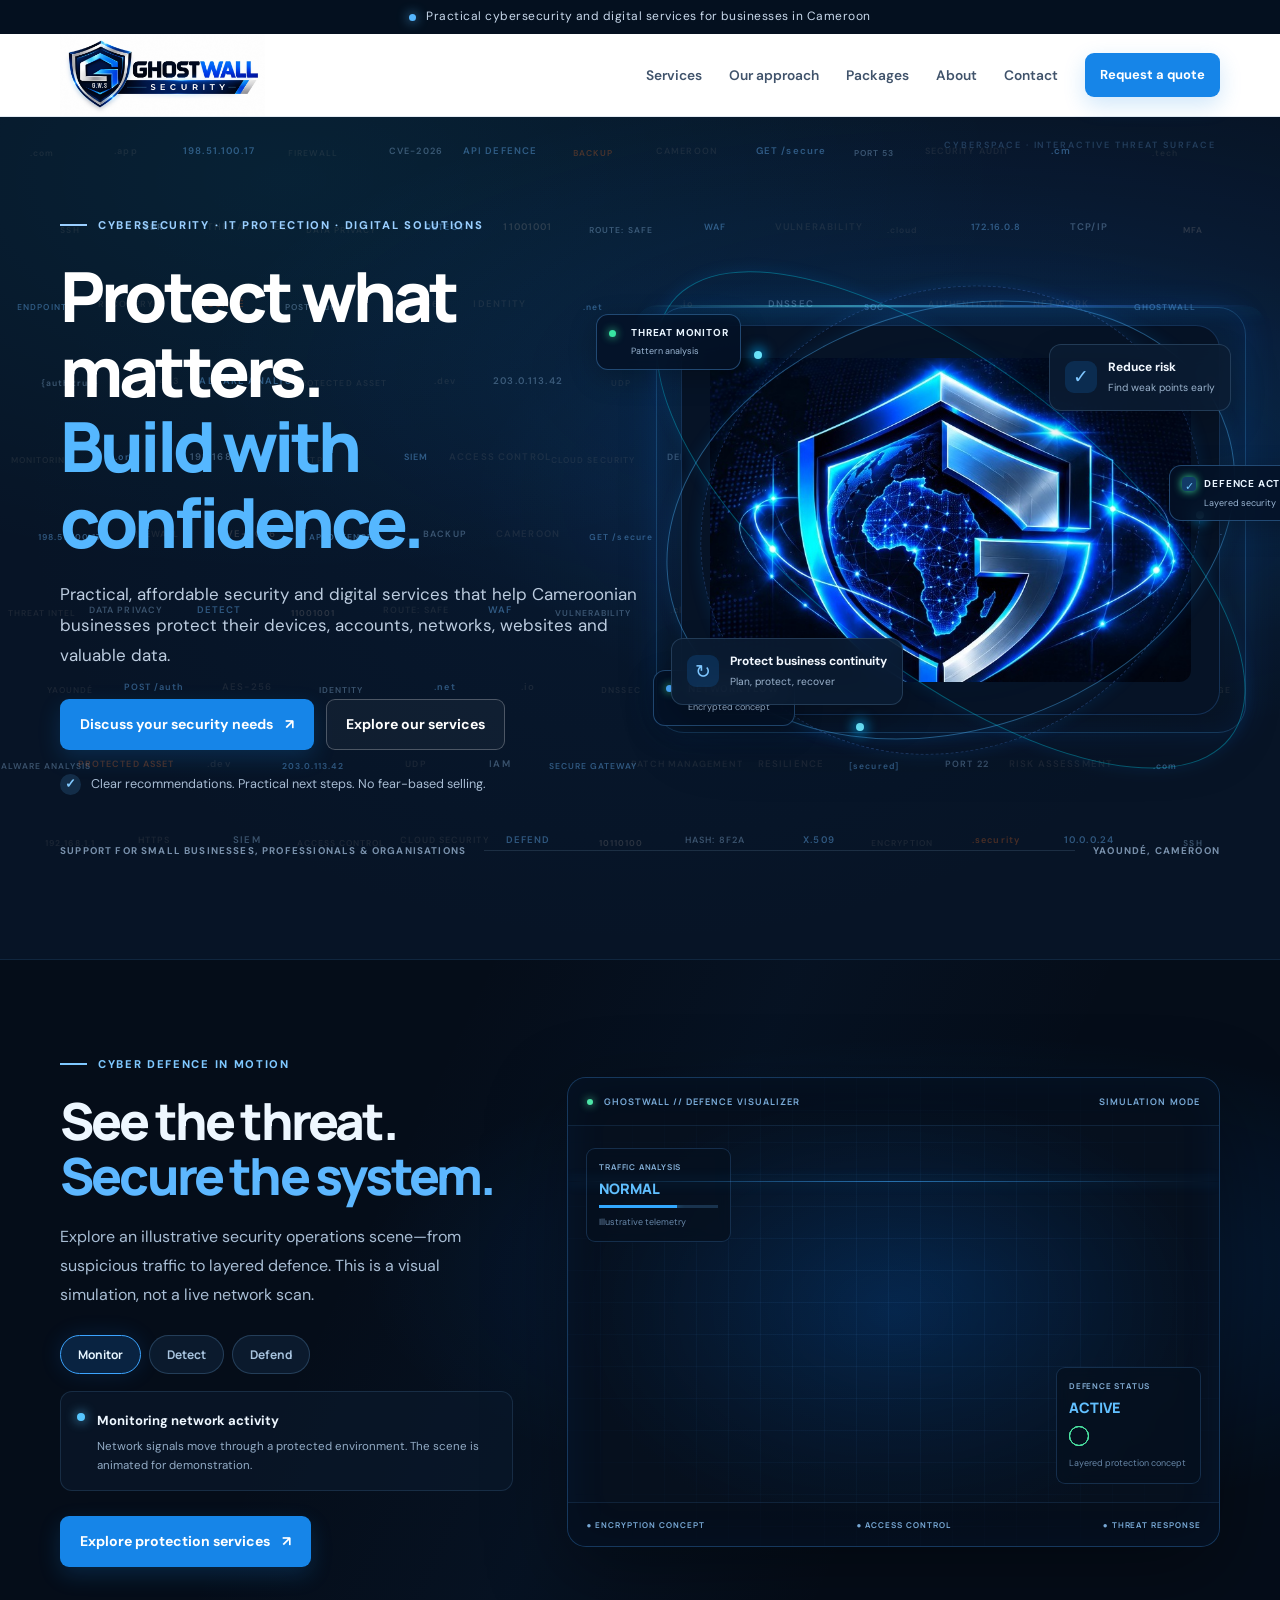
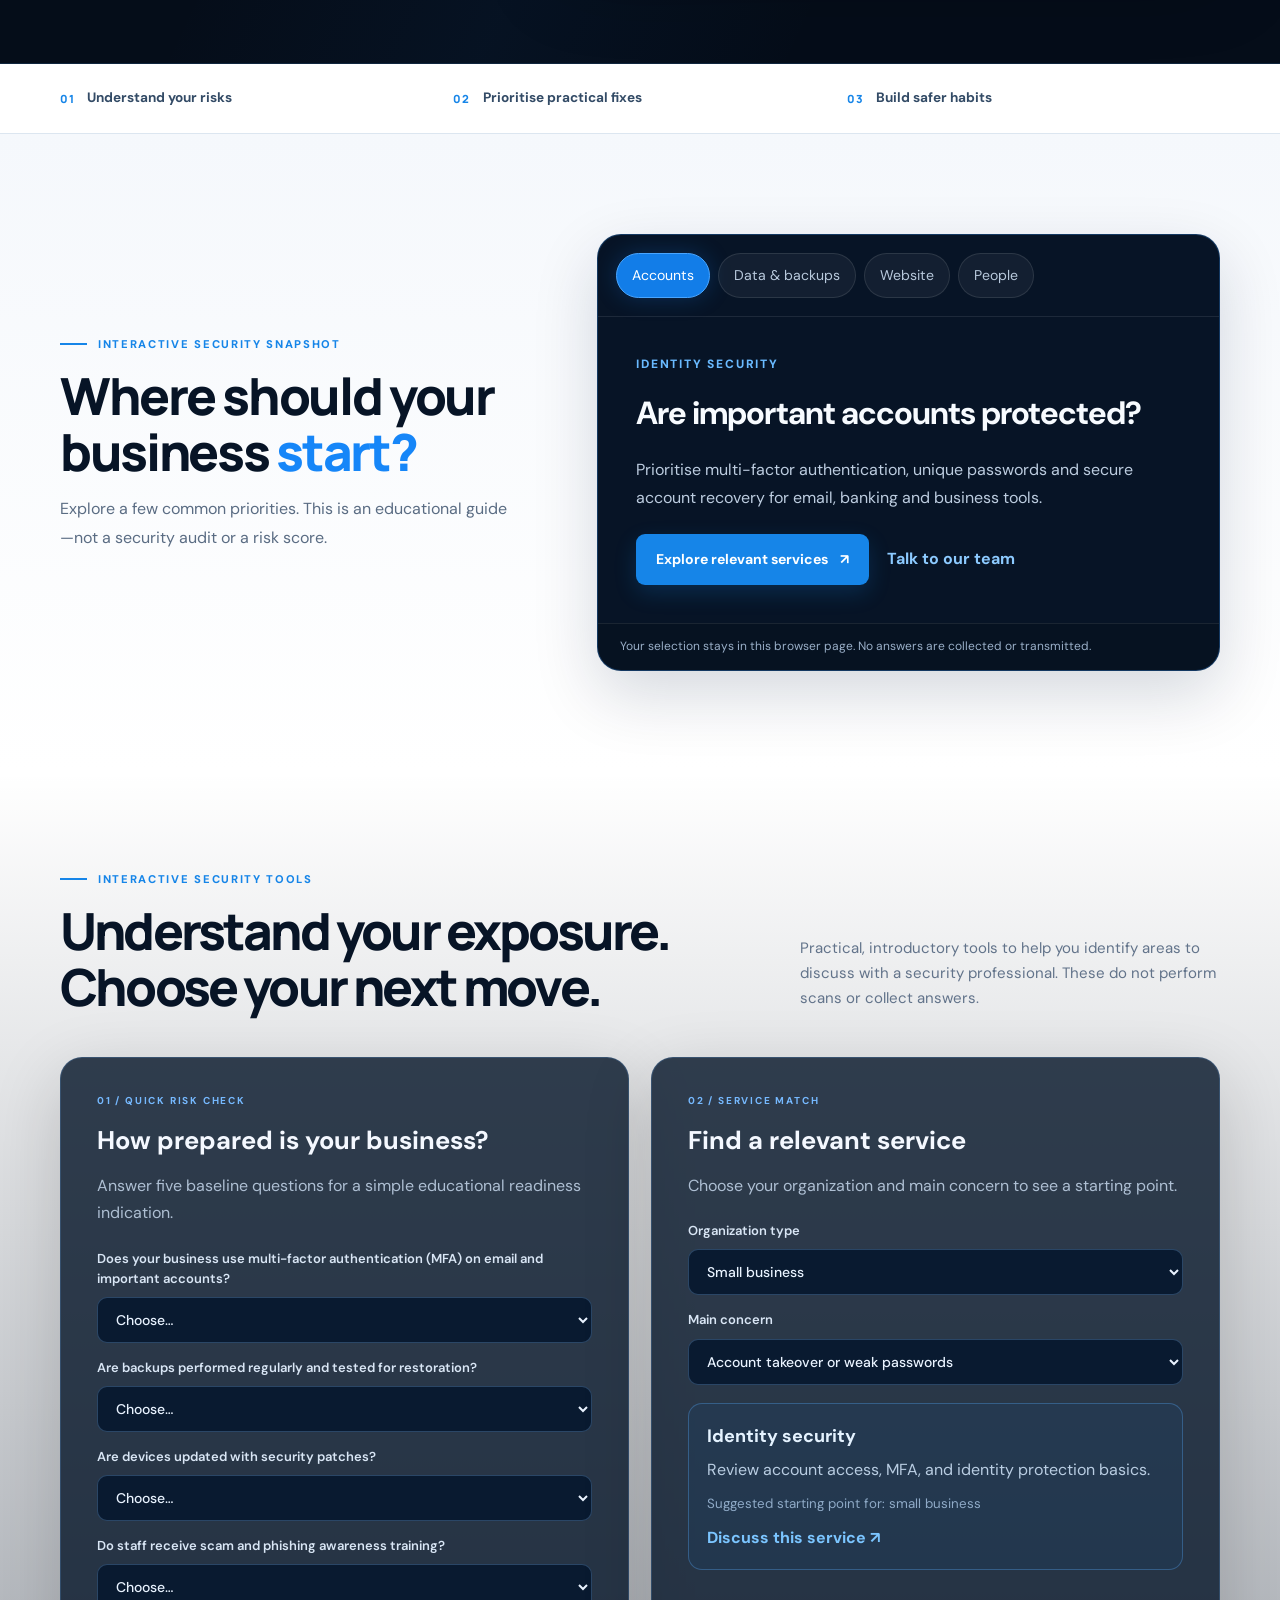
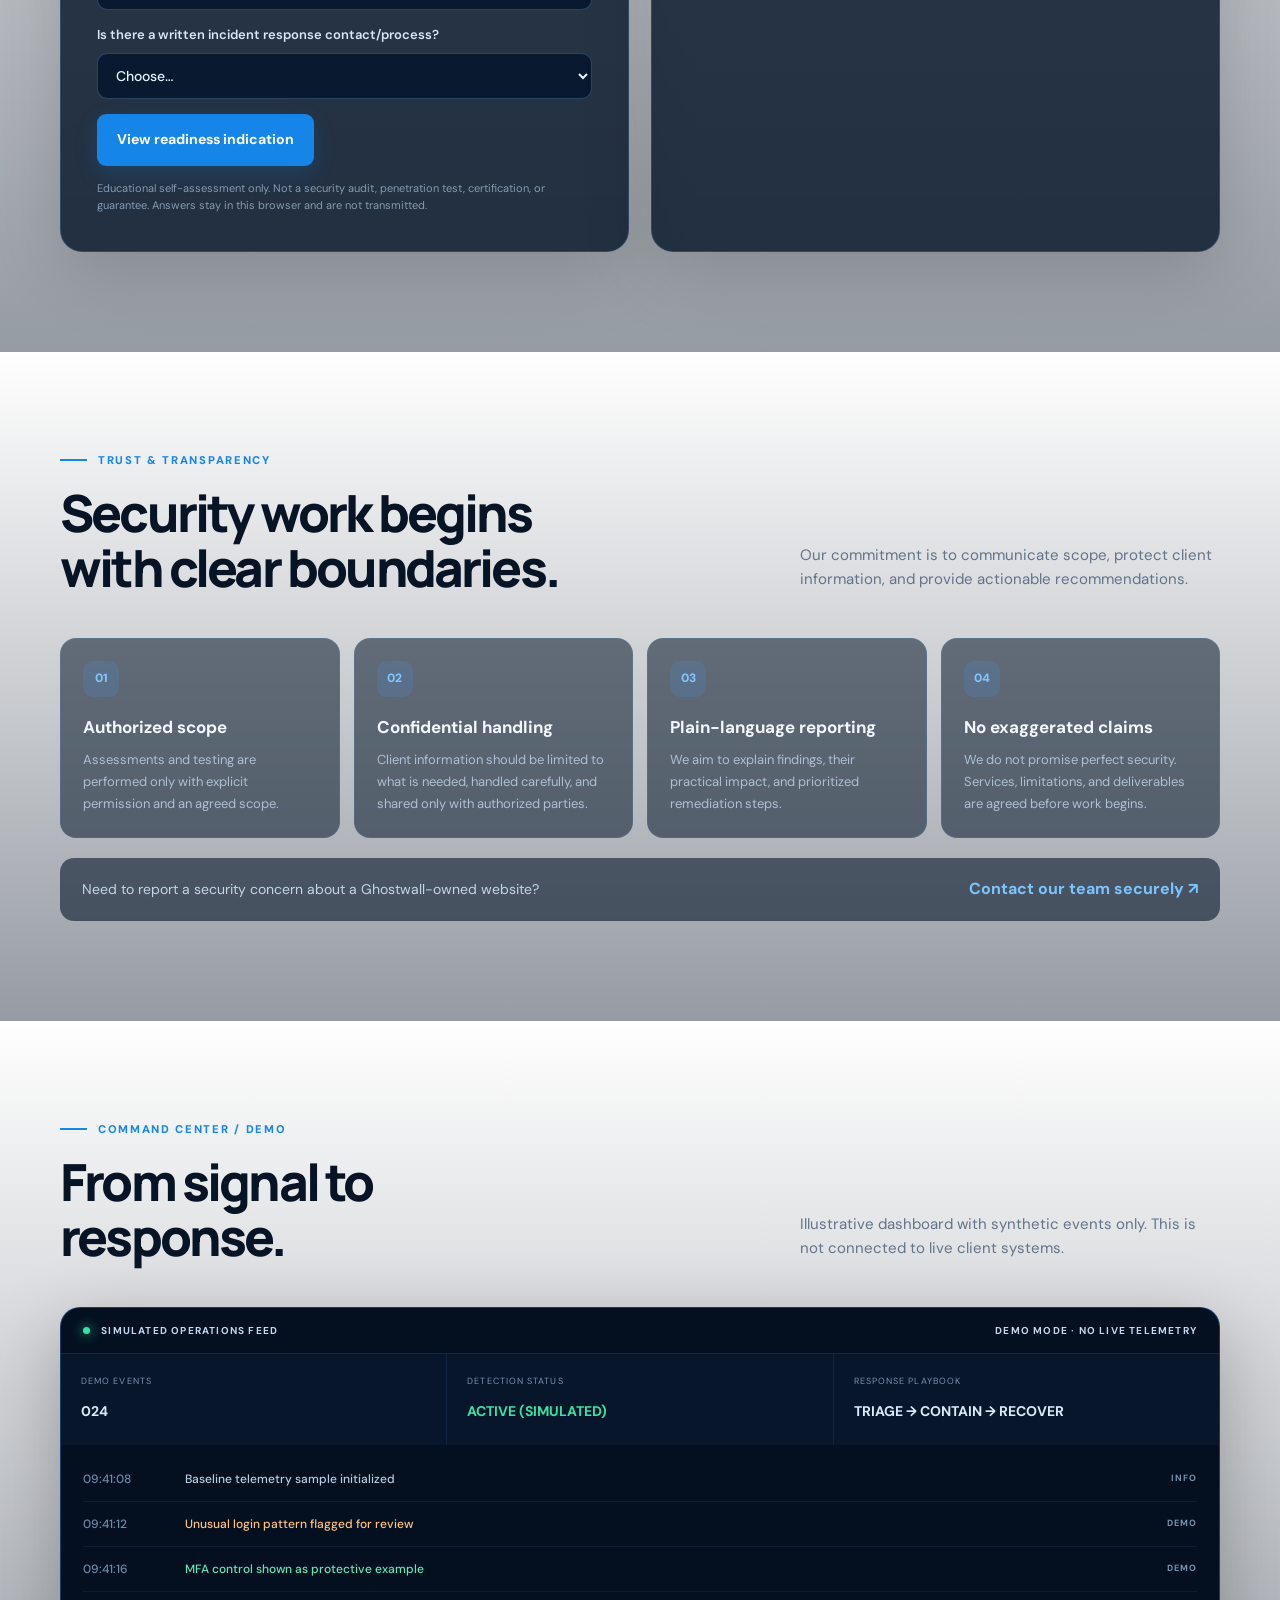
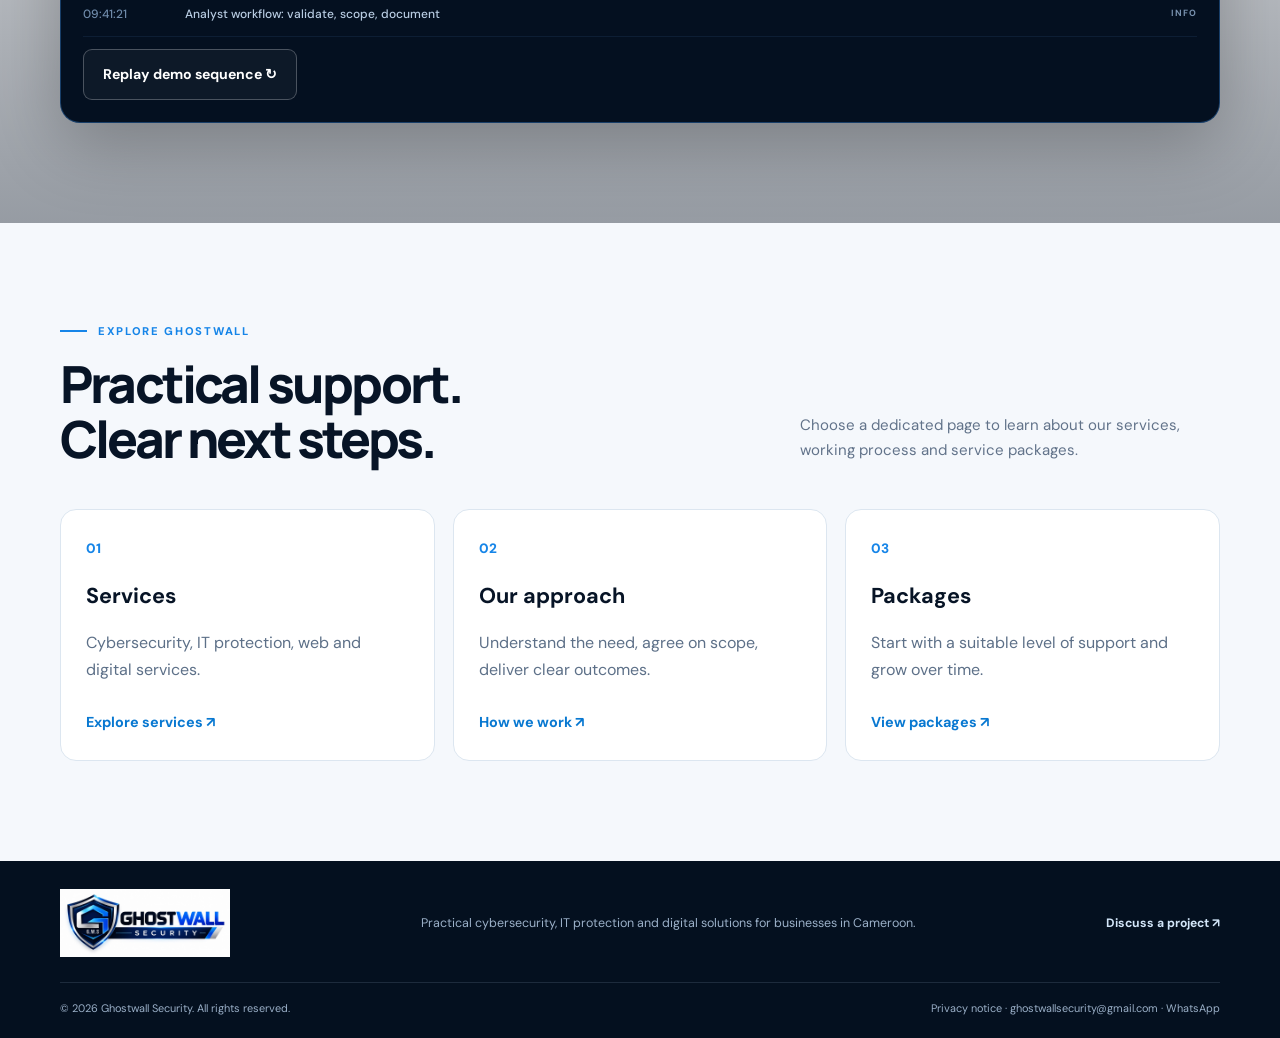
<file: index.html>
<!DOCTYPE html>
<html lang="en"><head><meta charset="utf-8"/><meta content="width=device-width, initial-scale=1" name="viewport"/><meta content="#071426" name="theme-color"/><meta content="Ghostwall Security offers practical cybersecurity, IT protection, awareness training, website security reviews, backup and digital solutions for businesses in Cameroon." name="description"/><title>Ghostwall Security | Cybersecurity & Digital Solutions in Cameroon</title><link href="assets/ghostwall-logo.png" rel="icon" type="image/png"/><link href="https://fonts.googleapis.com" rel="preconnect"/><link crossorigin="" href="https://fonts.gstatic.com" rel="preconnect"/><link href="https://fonts.googleapis.com/css2?family=DM+Sans:wght@400;500;600;700&amp;family=Manrope:wght@400;500;600;700;800&amp;display=swap" rel="stylesheet"/><link href="styles.css" rel="stylesheet"/><meta property="og:title" content="Ghostwall Security | Cybersecurity & Digital Solutions in Cameroon"/><meta property="og:description" content="Ghostwall Security offers practical cybersecurity, IT protection, awareness training, website security reviews, backup and digital solutions for businesses in Cameroon."/><meta property="og:type" content="website"/></head><body><a class="skip-link" href="#main">Skip to content</a><div class="announcement"><span class="status-dot"></span><span>Practical cybersecurity and digital services for businesses in Cameroon</span></div>
<header class="site-header"><nav aria-label="Main navigation" class="nav container">
<a aria-label="Ghostwall Security home" class="brand" href="index.html"><img alt="Ghostwall Security official logo" class="company-logo" src="assets/ghostwall-logo.png"/></a>
<button aria-controls="nav-links" aria-expanded="false" aria-label="Open navigation" class="menu-toggle"><span></span><span></span><span></span></button>
<div class="nav-links" id="nav-links">
<a href="services.html">Services</a><a href="approach.html">Our approach</a><a href="packages.html">Packages</a><a href="about.html">About</a><a href="contact.html">Contact</a>
<a class="button button-small button-primary nav-cta" href="contact.html">Request a quote</a>
</div></nav></header><main id="main"><section class="hero section" id="home">
<div class="cursor-domain-field" id="cursor-domain-field" aria-hidden="true">
<div class="domain-field-label">CYBERSPACE · INTERACTIVE THREAT SURFACE</div>
<div class="domain-field-grid"></div>
</div>
<div class="hero-grid container">
<div class="hero-copy">
<div class="eyebrow"><span class="eyebrow-line"></span><span data-en="CYBERSECURITY · IT PROTECTION · DIGITAL SOLUTIONS" data-fr="CYBERSÉCURITÉ · PROTECTION INFORMATIQUE · SOLUTIONS NUMÉRIQUES">CYBERSECURITY · IT PROTECTION · DIGITAL SOLUTIONS</span></div>
<h1 data-en="Protect what matters.&lt;br&gt;&lt;span&gt;Build with confidence.&lt;/span&gt;" data-fr="Protégez l’essentiel.&lt;br&gt;&lt;span&gt;Développez-vous en confiance.&lt;/span&gt;">Protect what matters.<br/><span>Build with confidence.</span></h1>
<p class="hero-lede" data-en="Practical, affordable security and digital services that help Cameroonian businesses protect their devices, accounts, networks, websites and valuable data." data-fr="Des services de sécurité et des solutions numériques pratiques et accessibles pour aider les entreprises camerounaises à protéger leurs appareils, comptes, réseaux, sites web et données.">Practical, affordable security and digital services that help Cameroonian businesses protect their devices, accounts, networks, websites and valuable data.</p>
<div class="hero-actions">
<a class="button button-primary" data-en="Discuss your security needs" data-fr="Parlons de vos besoins" href="contact.html">Discuss your security needs <span aria-hidden="true">↗</span></a>
<a class="button button-ghost" data-en="Explore our services" data-fr="Découvrir nos services" href="services.html">Explore our services</a>
</div>
<div class="hero-proof">
<span class="proof-icon">✓</span>
<span data-en="Clear recommendations. Practical next steps. No fear-based selling." data-fr="Des recommandations claires. Des actions concrètes. Pas de vente basée sur la peur.">Clear recommendations. Practical next steps. No fear-based selling.</span>
</div>
</div>
<div aria-label="Ghostwall Security shield artwork" class="hero-visual hero-brand-visual">
<div class="brand-image-frame shield-art-frame">
<img alt="Ghostwall Security shield artwork with Africa network motif" class="company-shield-art" src="assets/ghostwall-shield-artwork.jpg"/>
<div class="logo-live-overlay" aria-hidden="true">
<div class="orbit orbit-one"></div><div class="orbit orbit-two"></div><div class="orbit orbit-three"></div>
<span class="orbit-node node-a"></span><span class="orbit-node node-b"></span><span class="orbit-node node-c"></span>
<div class="live-chip chip-threat"><i></i><b>THREAT MONITOR</b><small>Pattern analysis</small></div>
<div class="live-chip chip-shield"><i>✓</i><b>DEFENCE ACTIVE</b><small>Layered security</small></div>
<div class="live-chip chip-network"><i></i><b>NETWORK FLOW</b><small>Encrypted concept</small></div>
<div class="logo-sweep"></div>
</div>
</div>
<div class="float-card card-top"><span class="mini-icon">✓</span><div><strong>Reduce risk</strong><small>Find weak points early</small></div></div>
<div class="float-card card-bottom"><span class="mini-icon">↻</span><div><strong>Protect business continuity</strong><small>Plan, protect, recover</small></div></div>
</div>
</div>
<div class="hero-bottom container">
<span data-en="SUPPORT FOR SMALL BUSINESSES, PROFESSIONALS &amp; ORGANISATIONS" data-fr="AU SERVICE DES PME, PROFESSIONNELS ET ORGANISATIONS">SUPPORT FOR SMALL BUSINESSES, PROFESSIONALS &amp; ORGANISATIONS</span>
<span class="hero-bottom-line"></span>
<span>YAOUNDÉ, CAMEROON</span>
</div>
</section>
<section class="cinematic-section" id="cyber-defense">
  <div class="container cinematic-layout">
    <div class="cinematic-copy">
      <div class="eyebrow"><span class="eyebrow-line"></span><span>CYBER DEFENCE IN MOTION</span></div>
      <h2>See the threat.<br><span>Secure the system.</span></h2>
      <p>Explore an illustrative security operations scene—from suspicious traffic to layered defence. This is a visual simulation, not a live network scan.</p>
      <div class="cinematic-controls" role="group" aria-label="Cyber defence animation controls">
        <button class="scene-control is-active" data-scene="monitor" type="button">Monitor</button>
        <button class="scene-control" data-scene="detect" type="button">Detect</button>
        <button class="scene-control" data-scene="defend" type="button">Defend</button>
      </div>
      <div class="scene-caption" aria-live="polite"><span class="scene-status-dot"></span><div><strong id="scene-title">Monitoring network activity</strong><p id="scene-description">Network signals move through a protected environment. The scene is animated for demonstration.</p></div></div>
      <a class="button button-primary" href="services.html">Explore protection services <span aria-hidden="true">↗</span></a>
    </div>
    <div class="cyber-scene" data-scene-state="monitor" aria-label="Animated illustrative cybersecurity scene">
      <div class="scene-topbar"><span><i class="scene-live-dot"></i> GHOSTWALL // DEFENCE VISUALIZER</span><span>SIMULATION MODE</span></div>
      <canvas id="cyber-canvas" aria-hidden="true"></canvas>
      <div class="scene-hud hud-left"><span>TRAFFIC ANALYSIS</span><b id="traffic-value">NORMAL</b><div class="hud-meter"><i></i></div><small>Illustrative telemetry</small></div>
      <div class="scene-hud hud-right"><span>DEFENCE STATUS</span><b id="defense-value">ACTIVE</b><div class="defense-rings"><span></span><span></span><span></span></div><small>Layered protection concept</small></div>
      <div class="scene-bottomline"><span>● ENCRYPTION CONCEPT</span><span>● ACCESS CONTROL</span><span>● THREAT RESPONSE</span></div>
      <div class="scene-scanline"></div>
    </div>
  </div>
</section>
<section class="trust-strip">
<div class="container trust-inner">
<div><span class="trust-number">01</span><span data-en="Understand your risks" data-fr="Comprendre vos risques">Understand your risks</span></div>
<div><span class="trust-number">02</span><span data-en="Prioritise practical fixes" data-fr="Prioriser les solutions">Prioritise practical fixes</span></div>
<div><span class="trust-number">03</span><span data-en="Build safer habits" data-fr="Adopter de meilleurs réflexes">Build safer habits</span></div>
</div>
</section>
<section class="section readiness-section" id="readiness">
  <div class="container readiness-wrap">
    <div class="readiness-intro">
      <div class="eyebrow"><span class="eyebrow-line"></span><span>INTERACTIVE SECURITY SNAPSHOT</span></div>
      <h2>Where should your business <span>start?</span></h2>
      <p>Explore a few common priorities. This is an educational guide—not a security audit or a risk score.</p>
    </div>
    <div class="readiness-panel" data-reveal>
      <div class="readiness-tabs" role="tablist" aria-label="Security priorities">
        <button class="readiness-tab is-active" role="tab" aria-selected="true" data-topic="accounts">Accounts</button>
        <button class="readiness-tab" role="tab" aria-selected="false" data-topic="data">Data & backups</button>
        <button class="readiness-tab" role="tab" aria-selected="false" data-topic="website">Website</button>
        <button class="readiness-tab" role="tab" aria-selected="false" data-topic="people">People</button>
      </div>
      <div class="readiness-content" aria-live="polite">
        <span class="readiness-kicker" id="readiness-kicker">IDENTITY SECURITY</span>
        <h3 id="readiness-title">Are important accounts protected?</h3>
        <p id="readiness-description">Prioritise multi-factor authentication, unique passwords and secure account recovery for email, banking and business tools.</p>
        <div class="readiness-actions"><a class="button button-primary" href="services.html">Explore relevant services <span aria-hidden="true">↗</span></a><a class="text-link" href="contact.html">Talk to our team</a></div>
      </div>
      <div class="readiness-footnote">Your selection stays in this browser page. No answers are collected or transmitted.</div>
    </div>
  </div>
</section>

<section class="section gw-upgrade" id="interactive-tools">
<div class="container">
<div class="section-heading"><div><div class="eyebrow"><span class="eyebrow-line"></span><span>INTERACTIVE SECURITY TOOLS</span></div><h2>Understand your exposure.<br/><span>Choose your next move.</span></h2></div><p>Practical, introductory tools to help you identify areas to discuss with a security professional. These do not perform scans or collect answers.</p></div>
<div class="gw-tools-grid">
<article class="gw-tool-card" id="risk-check">
<div class="gw-tool-kicker">01 / QUICK RISK CHECK</div><h3>How prepared is your business?</h3><p class="gw-tool-intro">Answer five baseline questions for a simple educational readiness indication.</p>
<form id="gw-risk-form">
<label class="gw-question">Does your business use multi-factor authentication (MFA) on email and important accounts?
<select name="mfa" required><option value="">Choose…</option><option value="2">Yes, consistently</option><option value="1">Some accounts</option><option value="0">No / unsure</option></select></label>
<label class="gw-question">Are backups performed regularly and tested for restoration?
<select name="backup" required><option value="">Choose…</option><option value="2">Regularly, and restoration tested</option><option value="1">Backups exist, not tested</option><option value="0">No / unsure</option></select></label>
<label class="gw-question">Are devices updated with security patches?
<select name="patch" required><option value="">Choose…</option><option value="2">Managed updates</option><option value="1">Occasional updates</option><option value="0">Rarely / unsure</option></select></label>
<label class="gw-question">Do staff receive scam and phishing awareness training?
<select name="training" required><option value="">Choose…</option><option value="2">Periodic training</option><option value="1">Informal reminders</option><option value="0">No / unsure</option></select></label>
<label class="gw-question">Is there a written incident response contact/process?
<select name="incident" required><option value="">Choose…</option><option value="2">Documented and known</option><option value="1">Informal process</option><option value="0">No / unsure</option></select></label>
<button class="button button-primary" type="submit">View readiness indication</button>
<div class="gw-result" id="gw-risk-result" role="status" aria-live="polite" hidden></div>
<p class="gw-disclaimer">Educational self-assessment only. Not a security audit, penetration test, certification, or guarantee. Answers stay in this browser and are not transmitted.</p>
</form></article>
<article class="gw-tool-card gw-selector" id="service-selector">
<div class="gw-tool-kicker">02 / SERVICE MATCH</div><h3>Find a relevant service</h3><p class="gw-tool-intro">Choose your organization and main concern to see a starting point.</p>
<label class="gw-question">Organization type<select id="gw-org"><option value="small business">Small business</option><option value="school">School / university</option><option value="professional">Independent professional</option><option value="individual">Individual / household</option></select></label>
<label class="gw-question">Main concern<select id="gw-concern"><option value="accounts">Account takeover or weak passwords</option><option value="website">Website security or suspicious activity</option><option value="backup">Data loss or backup readiness</option><option value="network">Network and device protection</option><option value="fraud">Mobile Money / payment fraud</option><option value="staff">Staff awareness and phishing</option><option value="incident">An active security incident</option></select></label>
<div class="gw-match-result" id="gw-service-match" aria-live="polite"><strong>Identity security</strong><p>Review account access, MFA, and identity protection basics.</p><a href="contact.html">Discuss this service ↗</a></div>
</article>
</div>
</div>
</section>
<section class="section gw-trust" id="trust-center"><div class="container">
<div class="section-heading"><div><div class="eyebrow"><span class="eyebrow-line"></span><span>TRUST & TRANSPARENCY</span></div><h2>Security work begins<br/><span>with clear boundaries.</span></h2></div><p>Our commitment is to communicate scope, protect client information, and provide actionable recommendations.</p></div>
<div class="gw-trust-grid">
<div class="gw-trust-item"><span class="gw-trust-icon">01</span><h3>Authorized scope</h3><p>Assessments and testing are performed only with explicit permission and an agreed scope.</p></div>
<div class="gw-trust-item"><span class="gw-trust-icon">02</span><h3>Confidential handling</h3><p>Client information should be limited to what is needed, handled carefully, and shared only with authorized parties.</p></div>
<div class="gw-trust-item"><span class="gw-trust-icon">03</span><h3>Plain-language reporting</h3><p>We aim to explain findings, their practical impact, and prioritized remediation steps.</p></div>
<div class="gw-trust-item"><span class="gw-trust-icon">04</span><h3>No exaggerated claims</h3><p>We do not promise perfect security. Services, limitations, and deliverables are agreed before work begins.</p></div>
</div><div class="gw-trust-cta"><p>Need to report a security concern about a Ghostwall-owned website?</p><a href="mailto:ghostwallsecurity@gmail.com?subject=Responsible%20Disclosure">Contact our team securely ↗</a></div>
</div></section>
<section class="section gw-soc-demo" id="soc-demo"><div class="container">
<div class="section-heading"><div><div class="eyebrow"><span class="eyebrow-line"></span><span>COMMAND CENTER / DEMO</span></div><h2>From signal to<br/><span>response.</span></h2></div><p>Illustrative dashboard with synthetic events only. This is not connected to live client systems.</p></div>
<div class="gw-soc-panel"><div class="gw-soc-top"><div><span class="gw-live-indicator"></span> SIMULATED OPERATIONS FEED</div><span>DEMO MODE · NO LIVE TELEMETRY</span></div>
<div class="gw-soc-metrics"><div><small>DEMO EVENTS</small><strong id="gw-event-count">024</strong></div><div><small>DETECTION STATUS</small><strong class="gw-soc-green">ACTIVE (SIMULATED)</strong></div><div><small>RESPONSE PLAYBOOK</small><strong>TRIAGE → CONTAIN → RECOVER</strong></div></div>
<div class="gw-soc-log" id="gw-soc-log" aria-live="polite"><div><time>09:41:08</time><span class="gw-log-neutral">Baseline telemetry sample initialized</span><b>INFO</b></div><div><time>09:41:12</time><span class="gw-log-warn">Unusual login pattern flagged for review</span><b>DEMO</b></div><div><time>09:41:16</time><span class="gw-log-safe">MFA control shown as protective example</span><b>DEMO</b></div><div><time>09:41:21</time><span class="gw-log-neutral">Analyst workflow: validate, scope, document</span><b>INFO</b></div></div>
<button class="button button-ghost" id="gw-replay-demo" type="button">Replay demo sequence ↻</button></div>
</div></section>
<section class="section home-shortcuts"><div class="container"><div class="section-heading"><div><div class="eyebrow"><span class="eyebrow-line"></span><span>EXPLORE GHOSTWALL</span></div><h2>Practical support.<br/>Clear next steps.</h2></div><p>Choose a dedicated page to learn about our services, working process and service packages.</p></div><div class="shortcut-grid">
<a class="shortcut-card" href="services.html"><span>01</span><h3>Services</h3><p>Cybersecurity, IT protection, web and digital services.</p><b>Explore services ↗</b></a>
<a class="shortcut-card" href="approach.html"><span>02</span><h3>Our approach</h3><p>Understand the need, agree on scope, deliver clear outcomes.</p><b>How we work ↗</b></a>
<a class="shortcut-card" href="packages.html"><span>03</span><h3>Packages</h3><p>Start with a suitable level of support and grow over time.</p><b>View packages ↗</b></a>
</div></div></section></main><footer class="site-footer"><div class="container footer-top">
<a aria-label="Ghostwall Security home" class="brand footer-brand" href="index.html"><img alt="Ghostwall Security official logo" class="company-logo footer-company-logo" src="assets/ghostwall-logo.png"/></a>
<p>Practical cybersecurity, IT protection and digital solutions for businesses in Cameroon.</p>
<a class="back-top" href="contact.html">Discuss a project ↗</a></div>
<div class="container footer-bottom"><span>© <span id="year"></span> Ghostwall Security. All rights reserved.</span><span><a href="privacy.html">Privacy notice</a> · <a href="mailto:ghostwallsecurity@gmail.com">ghostwallsecurity@gmail.com</a> · <a href="https://wa.me/237680830228">WhatsApp</a></span></div></footer><script src="script.js"></script></body></html>
</file>
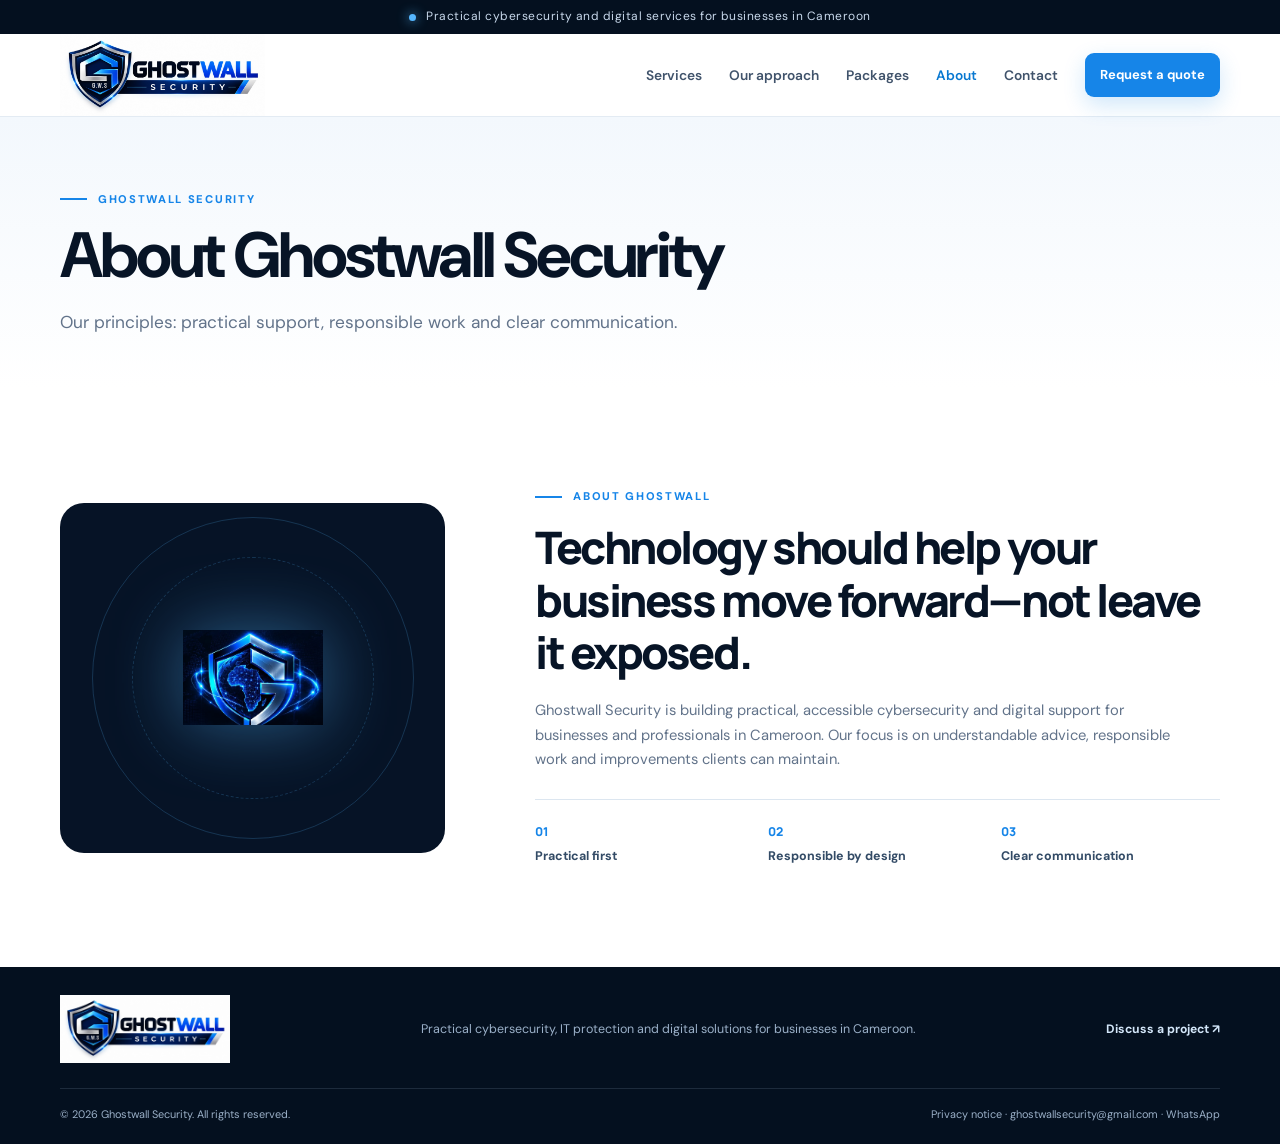
<file: about.html>
<!doctype html><html lang="en"><head><meta charset="utf-8"><meta name="viewport" content="width=device-width, initial-scale=1"><meta name="theme-color" content="#071426"><meta name="description" content="Our principles: practical support, responsible work and clear communication."><title>About Ghostwall Security | Cameroon</title><link rel="icon" type="image/png" href="assets/ghostwall-logo.png"><link rel="preconnect" href="https://fonts.googleapis.com"><link rel="preconnect" href="https://fonts.gstatic.com" crossorigin><link href="https://fonts.googleapis.com/css2?family=DM+Sans:wght@400;500;600;700&family=Manrope:wght@400;500;600;700;800&display=swap" rel="stylesheet"><link rel="stylesheet" href="styles.css"><meta property="og:title" content="About Ghostwall Security | Cameroon"/><meta property="og:description" content="Learn about Ghostwall Security, a cybersecurity and digital solutions company serving Cameroon."/><meta property="og:type" content="website"/></head><body><a class="skip-link" href="#main">Skip to content</a><div class="announcement"><span class="status-dot"></span><span>Practical cybersecurity and digital services for businesses in Cameroon</span></div>
<header class="site-header"><nav class="nav container" aria-label="Main navigation">
<a class="brand" href="index.html" aria-label="Ghostwall Security home"><img src="assets/ghostwall-logo.png" alt="Ghostwall Security official logo" class="company-logo"></a>
<button class="menu-toggle" aria-expanded="false" aria-controls="nav-links" aria-label="Open navigation"><span></span><span></span><span></span></button>
<div class="nav-links" id="nav-links">
<a href="services.html">Services</a><a href="approach.html">Our approach</a><a href="packages.html">Packages</a><a href="about.html">About</a><a href="contact.html">Contact</a>
<a class="button button-small button-primary nav-cta" href="contact.html">Request a quote</a>
</div></nav></header><main id="main"><section class="page-intro"><div class="container"><div class="eyebrow"><span class="eyebrow-line"></span><span>GHOSTWALL SECURITY</span></div><h1>About Ghostwall Security</h1><p>Our principles: practical support, responsible work and clear communication.</p></div></section><section class="section about-section" id="about">
<div class="container about-grid">
<div class="about-mark about-shield-art"><img alt="Ghostwall Security shield artwork with Africa network motif" class="about-company-shield" src="assets/ghostwall-shield-artwork.jpg"/></div>
<div class="about-copy"><div class="eyebrow"><span class="eyebrow-line"></span><span data-en="ABOUT GHOSTWALL" data-fr="À PROPOS DE GHOSTWALL">ABOUT GHOSTWALL</span></div><h2 data-en="Technology should help your business move forward—not leave it exposed." data-fr="La technologie doit faire avancer votre entreprise, pas la rendre vulnérable.">Technology should help your business move forward—not leave it exposed.</h2><p data-en="Ghostwall Security is building practical, accessible cybersecurity and digital support for businesses and professionals in Cameroon. Our focus is on understandable advice, responsible work and improvements clients can maintain." data-fr="Ghostwall Security développe des services accessibles de cybersécurité et d’assistance numérique pour les entreprises et professionnels au Cameroun. Notre priorité : des conseils compréhensibles, un travail responsable et des améliorations que les clients peuvent maintenir.">Ghostwall Security is building practical, accessible cybersecurity and digital support for businesses and professionals in Cameroon. Our focus is on understandable advice, responsible work and improvements clients can maintain.</p><div class="values"><div><strong>01</strong><span data-en="Practical first" data-fr="Le concret d’abord">Practical first</span></div><div><strong>02</strong><span data-en="Responsible by design" data-fr="Responsabilité intégrée">Responsible by design</span></div><div><strong>03</strong><span data-en="Clear communication" data-fr="Communication claire">Clear communication</span></div></div></div>
</div>
</section></main><footer class="site-footer"><div class="container footer-top">
<a class="brand footer-brand" href="index.html" aria-label="Ghostwall Security home"><img src="assets/ghostwall-logo.png" alt="Ghostwall Security official logo" class="company-logo footer-company-logo"></a>
<p>Practical cybersecurity, IT protection and digital solutions for businesses in Cameroon.</p>
<a class="back-top" href="contact.html">Discuss a project ↗</a></div>
<div class="container footer-bottom"><span>© <span id="year"></span> Ghostwall Security. All rights reserved.</span><span><a href="privacy.html">Privacy notice</a> · <a href="mailto:ghostwallsecurity@gmail.com">ghostwallsecurity@gmail.com</a> · <a href="https://wa.me/237680830228">WhatsApp</a></span></div></footer><script src="script.js"></script></body></html>
</file>
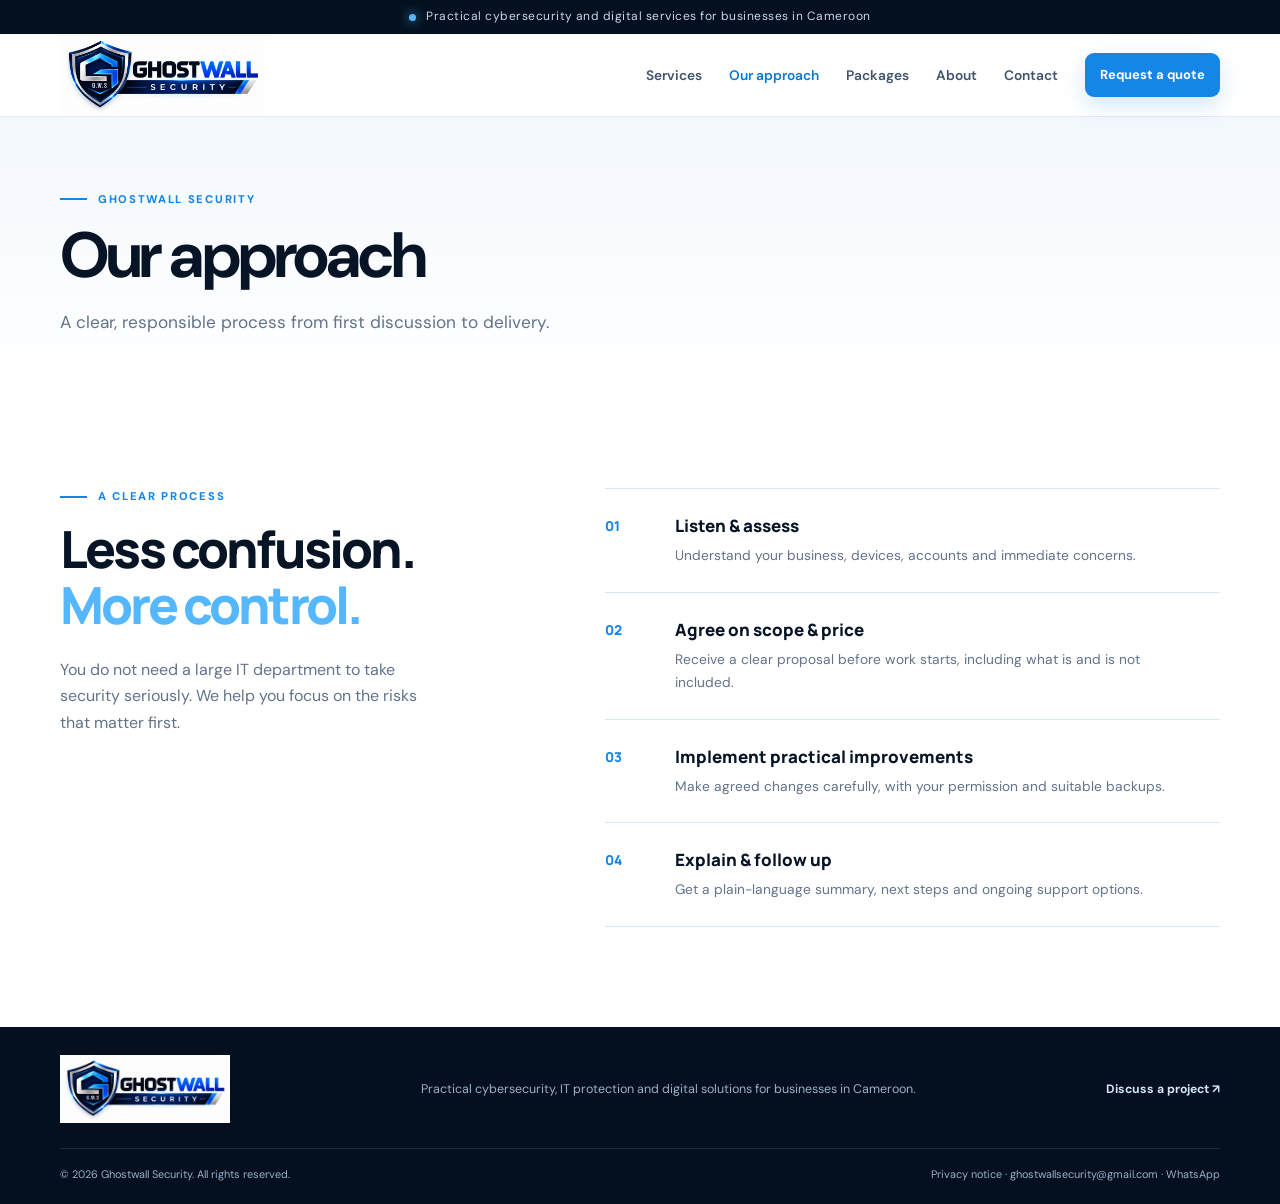
<file: approach.html>
<!doctype html><html lang="en"><head><meta charset="utf-8"><meta name="viewport" content="width=device-width, initial-scale=1"><meta name="theme-color" content="#071426"><meta name="description" content="A clear, responsible process from first discussion to delivery."><title>Our Security Approach | Ghostwall Security Cameroon</title><link rel="icon" type="image/png" href="assets/ghostwall-logo.png"><link rel="preconnect" href="https://fonts.googleapis.com"><link rel="preconnect" href="https://fonts.gstatic.com" crossorigin><link href="https://fonts.googleapis.com/css2?family=DM+Sans:wght@400;500;600;700&family=Manrope:wght@400;500;600;700;800&display=swap" rel="stylesheet"><link rel="stylesheet" href="styles.css"><meta property="og:title" content="Our Security Approach | Ghostwall Security Cameroon"/><meta property="og:description" content="Learn how Ghostwall Security scopes cybersecurity work, communicates findings, and provides practical, prioritized remediation guidance."/><meta property="og:type" content="website"/></head><body><a class="skip-link" href="#main">Skip to content</a><div class="announcement"><span class="status-dot"></span><span>Practical cybersecurity and digital services for businesses in Cameroon</span></div>
<header class="site-header"><nav class="nav container" aria-label="Main navigation">
<a class="brand" href="index.html" aria-label="Ghostwall Security home"><img src="assets/ghostwall-logo.png" alt="Ghostwall Security official logo" class="company-logo"></a>
<button class="menu-toggle" aria-expanded="false" aria-controls="nav-links" aria-label="Open navigation"><span></span><span></span><span></span></button>
<div class="nav-links" id="nav-links">
<a href="services.html">Services</a><a href="approach.html">Our approach</a><a href="packages.html">Packages</a><a href="about.html">About</a><a href="contact.html">Contact</a>
<a class="button button-small button-primary nav-cta" href="contact.html">Request a quote</a>
</div></nav></header><main id="main"><section class="page-intro"><div class="container"><div class="eyebrow"><span class="eyebrow-line"></span><span>GHOSTWALL SECURITY</span></div><h1>Our approach</h1><p>A clear, responsible process from first discussion to delivery.</p></div></section><section class="section approach-section" id="approach">
<div class="container approach-grid">
<div class="approach-intro"><div class="eyebrow"><span class="eyebrow-line"></span><span data-en="A CLEAR PROCESS" data-fr="UNE MÉTHODE CLAIRE">A CLEAR PROCESS</span></div><h2 data-en="Less confusion.&lt;br&gt;&lt;span&gt;More control.&lt;/span&gt;" data-fr="Moins de confusion.&lt;br&gt;&lt;span&gt;Plus de maîtrise.&lt;/span&gt;">Less confusion.<br/><span>More control.</span></h2><p data-en="You do not need a large IT department to take security seriously. We help you focus on the risks that matter first." data-fr="Vous n’avez pas besoin d’un grand service informatique pour prendre la sécurité au sérieux. Nous vous aidons à traiter d’abord les risques les plus importants.">You do not need a large IT department to take security seriously. We help you focus on the risks that matter first.</p></div>
<div class="process-list">
<div class="process-item"><span class="process-number">01</span><div><h3 data-en="Listen &amp; assess" data-fr="Écouter et évaluer">Listen &amp; assess</h3><p data-en="Understand your business, devices, accounts and immediate concerns." data-fr="Comprendre votre activité, vos appareils, vos comptes et vos préoccupations.">Understand your business, devices, accounts and immediate concerns.</p></div></div>
<div class="process-item"><span class="process-number">02</span><div><h3 data-en="Agree on scope &amp; price" data-fr="Définir le périmètre et le prix">Agree on scope &amp; price</h3><p data-en="Receive a clear proposal before work starts, including what is and is not included." data-fr="Recevez une proposition claire avant le début des travaux, avec les inclusions et exclusions.">Receive a clear proposal before work starts, including what is and is not included.</p></div></div>
<div class="process-item"><span class="process-number">03</span><div><h3 data-en="Implement practical improvements" data-fr="Mettre en place les améliorations">Implement practical improvements</h3><p data-en="Make agreed changes carefully, with your permission and suitable backups." data-fr="Appliquer les changements convenus avec votre autorisation et des sauvegardes adaptées.">Make agreed changes carefully, with your permission and suitable backups.</p></div></div>
<div class="process-item"><span class="process-number">04</span><div><h3 data-en="Explain &amp; follow up" data-fr="Expliquer et assurer le suivi">Explain &amp; follow up</h3><p data-en="Get a plain-language summary, next steps and ongoing support options." data-fr="Recevez un résumé clair, les prochaines étapes et les options de suivi.">Get a plain-language summary, next steps and ongoing support options.</p></div></div>
</div>
</div>
</section></main><footer class="site-footer"><div class="container footer-top">
<a class="brand footer-brand" href="index.html" aria-label="Ghostwall Security home"><img src="assets/ghostwall-logo.png" alt="Ghostwall Security official logo" class="company-logo footer-company-logo"></a>
<p>Practical cybersecurity, IT protection and digital solutions for businesses in Cameroon.</p>
<a class="back-top" href="contact.html">Discuss a project ↗</a></div>
<div class="container footer-bottom"><span>© <span id="year"></span> Ghostwall Security. All rights reserved.</span><span><a href="privacy.html">Privacy notice</a> · <a href="mailto:ghostwallsecurity@gmail.com">ghostwallsecurity@gmail.com</a> · <a href="https://wa.me/237680830228">WhatsApp</a></span></div></footer><script src="script.js"></script></body></html>
</file>
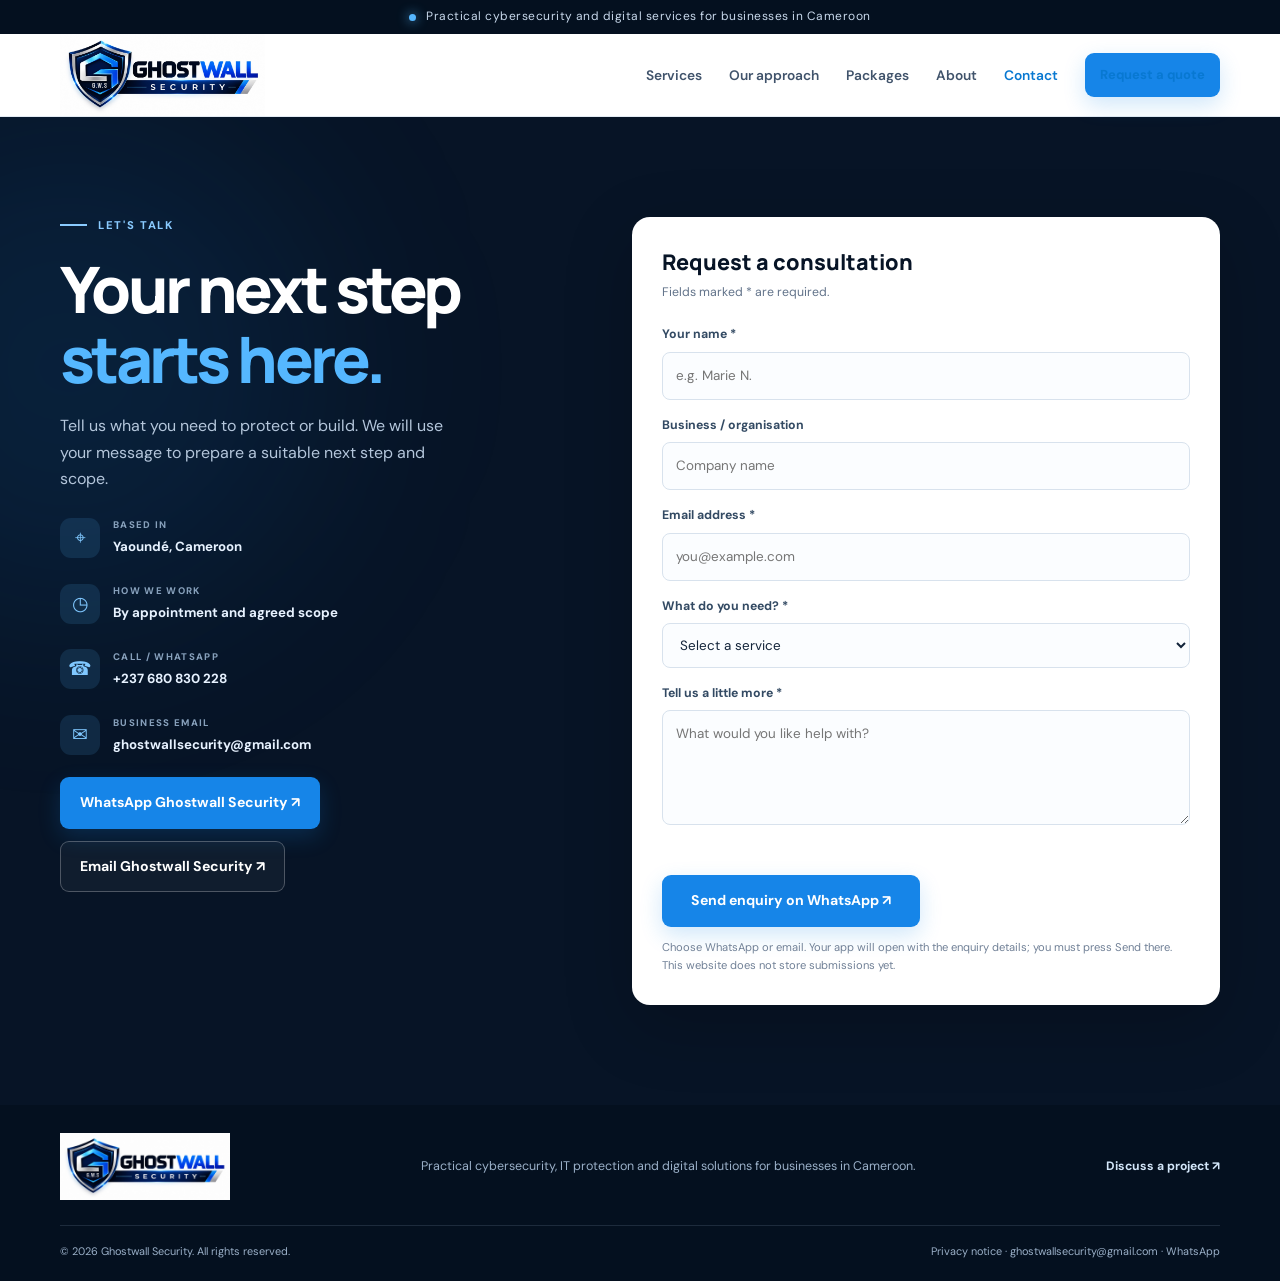
<file: contact.html>
<!doctype html><html lang="en"><head><meta charset="utf-8"><meta name="viewport" content="width=device-width, initial-scale=1"><meta name="theme-color" content="#071426"><meta name="description" content="Tell us what you need and choose WhatsApp or email to send your enquiry."><title>Contact Ghostwall Security | Request a Security Quote</title><link rel="icon" type="image/png" href="assets/ghostwall-logo.png"><link rel="preconnect" href="https://fonts.googleapis.com"><link rel="preconnect" href="https://fonts.gstatic.com" crossorigin><link href="https://fonts.googleapis.com/css2?family=DM+Sans:wght@400;500;600;700&family=Manrope:wght@400;500;600;700;800&display=swap" rel="stylesheet"><link rel="stylesheet" href="styles.css"><meta property="og:title" content="Contact Ghostwall Security | Request a Security Quote"/><meta property="og:description" content="Contact Ghostwall Security in Cameroon to discuss cybersecurity, IT protection, website audits, training, backups, and service quotes."/><meta property="og:type" content="website"/></head><body><a class="skip-link" href="#main">Skip to content</a><div class="announcement"><span class="status-dot"></span><span>Practical cybersecurity and digital services for businesses in Cameroon</span></div>
<header class="site-header"><nav class="nav container" aria-label="Main navigation">
<a class="brand" href="index.html" aria-label="Ghostwall Security home"><img src="assets/ghostwall-logo.png" alt="Ghostwall Security official logo" class="company-logo"></a>
<button class="menu-toggle" aria-expanded="false" aria-controls="nav-links" aria-label="Open navigation"><span></span><span></span><span></span></button>
<div class="nav-links" id="nav-links">
<a href="services.html">Services</a><a href="approach.html">Our approach</a><a href="packages.html">Packages</a><a href="about.html">About</a><a href="contact.html">Contact</a>
<a class="button button-small button-primary nav-cta" href="contact.html">Request a quote</a>
</div></nav></header><main id="main"><section class="contact-section section" id="contact">
<div class="container contact-grid">
<div class="contact-copy"><div class="eyebrow"><span class="eyebrow-line"></span><span data-en="LET'S TALK" data-fr="PARLONS DE VOTRE PROJET">LET'S TALK</span></div><h2 data-en="Your next step&lt;br&gt;&lt;span&gt;starts here.&lt;/span&gt;" data-fr="Votre prochaine étape&lt;br&gt;&lt;span&gt;commence ici.&lt;/span&gt;">Your next step<br/><span>starts here.</span></h2><p data-en="Tell us what you need to protect or build. We will use your message to prepare a suitable next step and scope." data-fr="Dites-nous ce que vous souhaitez protéger ou développer. Nous utiliserons votre message pour proposer la prochaine étape adaptée.">Tell us what you need to protect or build. We will use your message to prepare a suitable next step and scope.</p><div class="contact-detail"><span class="detail-icon">⌖</span><div><small data-en="BASED IN" data-fr="BASÉ À">BASED IN</small><strong>Yaoundé, Cameroon</strong></div></div><div class="contact-detail"><span class="detail-icon">◷</span><div><small data-en="HOW WE WORK" data-fr="NOTRE FONCTIONNEMENT">HOW WE WORK</small><strong data-en="By appointment and agreed scope" data-fr="Sur rendez-vous et selon un périmètre convenu">By appointment and agreed scope</strong></div></div>
<div class="contact-detail"><span class="detail-icon">☎</span><div><small data-en="CALL / WHATSAPP" data-fr="APPEL / WHATSAPP">CALL / WHATSAPP</small><strong><a href="tel:+237680830228">+237 680 830 228</a></strong></div></div>
<div class="contact-detail"><span class="detail-icon">✉</span><div><small data-en="BUSINESS EMAIL" data-fr="E-MAIL PROFESSIONNEL">BUSINESS EMAIL</small><strong><a href="mailto:ghostwallsecurity@gmail.com">ghostwallsecurity@gmail.com</a></strong></div></div>
<div class="contact-actions"><a class="button button-primary" href="https://wa.me/237680830228" rel="noopener" target="_blank">WhatsApp Ghostwall Security ↗</a><a class="button button-ghost" href="mailto:ghostwallsecurity@gmail.com">Email Ghostwall Security ↗</a></div>
</div>
<form class="contact-form" id="contact-form">
<div class="form-heading"><h3 data-en="Request a consultation" data-fr="Demander une consultation">Request a consultation</h3><p data-en="Fields marked * are required." data-fr="Les champs marqués * sont obligatoires.">Fields marked * are required.</p></div>
<label data-en="Your name *" data-fr="Votre nom *" for="name">Your name *</label><input autocomplete="name" id="name" name="name" placeholder="e.g. Marie N." required=""/>
<label data-en="Business / organisation" data-fr="Entreprise / organisation" for="business">Business / organisation</label><input autocomplete="organization" id="business" name="business" placeholder="Company name"/>
<label data-en="Email address *" data-fr="Adresse e-mail *" for="email">Email address *</label><input autocomplete="email" id="email" name="email" placeholder="you@example.com" required="" type="email"/>
<label data-en="What do you need? *" data-fr="De quel service avez-vous besoin ? *" for="service">What do you need? *</label><select id="service" name="service" required=""><option data-en="Select a service" data-fr="Choisir un service" value="">Select a service</option><option>Cybersecurity awareness &amp; training</option><option>Computer &amp; IT security</option><option>Backup &amp; data recovery</option><option>Network &amp; Wi-Fi security</option><option>Identity &amp; account protection</option><option>Payment fraud prevention</option><option>Website security review</option><option>Security software setup</option><option>Application security</option><option>Incident response &amp; recovery</option><option>Managed security &amp; IT care</option><option>Website / app development</option><option>Social media &amp; digital marketing</option><option>Other / not sure</option></select>
<label data-en="Tell us a little more *" data-fr="Décrivez brièvement votre besoin *" for="message">Tell us a little more *</label><textarea id="message" name="message" placeholder="What would you like help with?" required="" rows="4"></textarea>
<div class="form-actions">
<button class="button button-primary form-submit" data-en="Send enquiry on WhatsApp ↗" data-fr="Envoyer sur WhatsApp ↗" id="send-whatsapp" type="button">Send enquiry on WhatsApp ↗</button>
<button class="button button-ghost form-submit" data-en="Prepare email enquiry ↗" data-fr="Préparer l’e-mail ↗" id="send-email" type="button">Prepare email enquiry ↗</button>
</div>
<p aria-live="polite" class="form-note" data-en="Choose WhatsApp or email. Your app will open with the enquiry details; you must press Send there. This website does not store submissions yet." data-fr="Choisissez WhatsApp ou e-mail. L’application s’ouvrira avec les détails ; vous devrez envoyer le message. Le site n’enregistre pas encore les demandes." id="form-note" role="status">Choose WhatsApp or email. Your app will open with the enquiry details; you must press Send there. This website does not store submissions yet.</p>
</form>
</div>
</section></main><footer class="site-footer"><div class="container footer-top">
<a class="brand footer-brand" href="index.html" aria-label="Ghostwall Security home"><img src="assets/ghostwall-logo.png" alt="Ghostwall Security official logo" class="company-logo footer-company-logo"></a>
<p>Practical cybersecurity, IT protection and digital solutions for businesses in Cameroon.</p>
<a class="back-top" href="contact.html">Discuss a project ↗</a></div>
<div class="container footer-bottom"><span>© <span id="year"></span> Ghostwall Security. All rights reserved.</span><span><a href="privacy.html">Privacy notice</a> · <a href="mailto:ghostwallsecurity@gmail.com">ghostwallsecurity@gmail.com</a> · <a href="https://wa.me/237680830228">WhatsApp</a></span></div></footer><script src="script.js"></script></body></html>
</file>
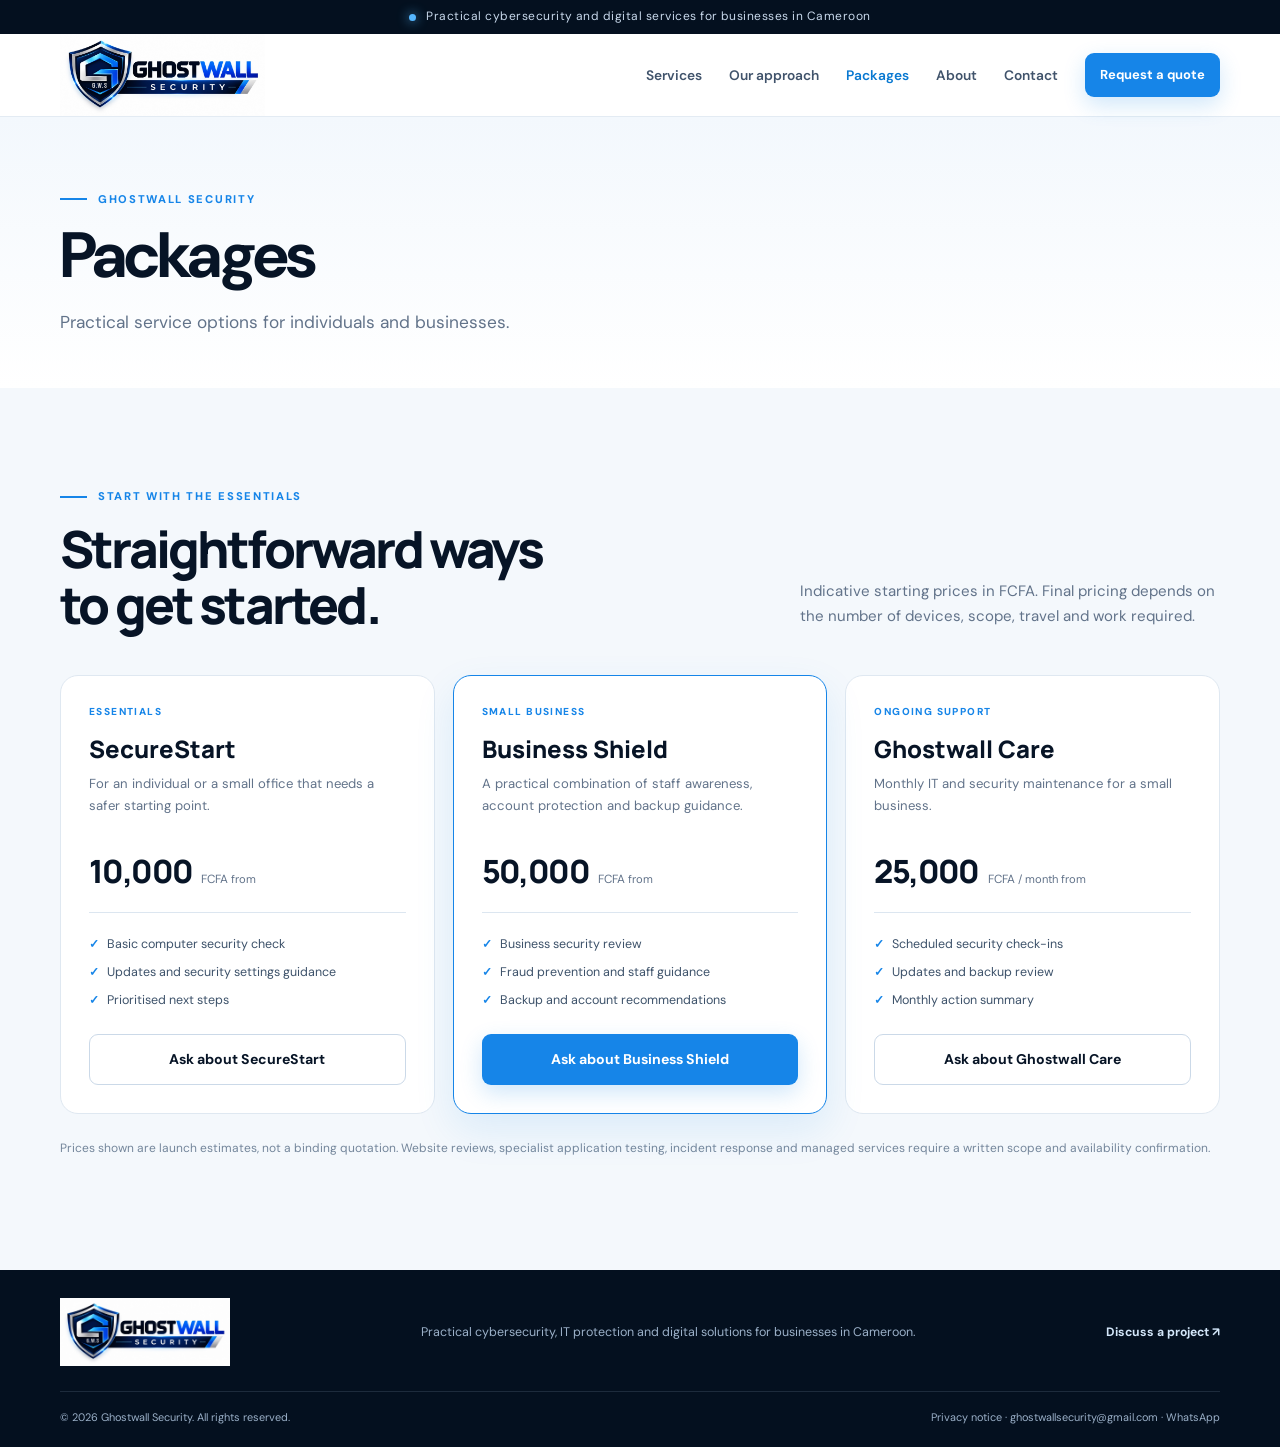
<file: packages.html>
<!doctype html><html lang="en"><head><meta charset="utf-8"><meta name="viewport" content="width=device-width, initial-scale=1"><meta name="theme-color" content="#071426"><meta name="description" content="Practical service options for individuals and businesses."><title>Cybersecurity Packages | Ghostwall Security Cameroon</title><link rel="icon" type="image/png" href="assets/ghostwall-logo.png"><link rel="preconnect" href="https://fonts.googleapis.com"><link rel="preconnect" href="https://fonts.gstatic.com" crossorigin><link href="https://fonts.googleapis.com/css2?family=DM+Sans:wght@400;500;600;700&family=Manrope:wght@400;500;600;700;800&display=swap" rel="stylesheet"><link rel="stylesheet" href="styles.css"><meta property="og:title" content="Cybersecurity Packages | Ghostwall Security Cameroon"/><meta property="og:description" content="Explore cybersecurity support packages from Ghostwall Security for businesses, schools, professionals and individuals in Cameroon."/><meta property="og:type" content="website"/></head><body><a class="skip-link" href="#main">Skip to content</a><div class="announcement"><span class="status-dot"></span><span>Practical cybersecurity and digital services for businesses in Cameroon</span></div>
<header class="site-header"><nav class="nav container" aria-label="Main navigation">
<a class="brand" href="index.html" aria-label="Ghostwall Security home"><img src="assets/ghostwall-logo.png" alt="Ghostwall Security official logo" class="company-logo"></a>
<button class="menu-toggle" aria-expanded="false" aria-controls="nav-links" aria-label="Open navigation"><span></span><span></span><span></span></button>
<div class="nav-links" id="nav-links">
<a href="services.html">Services</a><a href="approach.html">Our approach</a><a href="packages.html">Packages</a><a href="about.html">About</a><a href="contact.html">Contact</a>
<a class="button button-small button-primary nav-cta" href="contact.html">Request a quote</a>
</div></nav></header><main id="main"><section class="page-intro"><div class="container"><div class="eyebrow"><span class="eyebrow-line"></span><span>GHOSTWALL SECURITY</span></div><h1>Packages</h1><p>Practical service options for individuals and businesses.</p></div></section><section class="section packages-section" id="packages">
<div class="container">
<div class="section-heading">
<div><div class="eyebrow"><span class="eyebrow-line"></span><span data-en="START WITH THE ESSENTIALS" data-fr="COMMENCEZ PAR L’ESSENTIEL">START WITH THE ESSENTIALS</span></div><h2 data-en="Straightforward ways&lt;br&gt;to get started." data-fr="Des offres simples&lt;br&gt;pour commencer.">Straightforward ways<br/>to get started.</h2></div>
<p data-en="Indicative starting prices in FCFA. Final pricing depends on the number of devices, scope, travel and work required." data-fr="Prix de départ indicatifs en FCFA. Le prix final dépend du nombre d’appareils, du périmètre, du déplacement et du travail nécessaire.">Indicative starting prices in FCFA. Final pricing depends on the number of devices, scope, travel and work required.</p>
</div>
<div class="package-grid">
<article class="package-card"><span class="package-tag" data-en="ESSENTIALS" data-fr="ESSENTIEL">ESSENTIALS</span><h3>SecureStart</h3><p class="package-description" data-en="For an individual or a small office that needs a safer starting point." data-fr="Pour un particulier ou un petit bureau qui souhaite mieux démarrer.">For an individual or a small office that needs a safer starting point.</p><div class="package-price"><strong>10,000</strong><span>FCFA <small data-en="from" data-fr="à partir de">from</small></span></div><ul><li data-en="Basic computer security check" data-fr="Contrôle de base de la sécurité informatique">Basic computer security check</li><li data-en="Updates and security settings guidance" data-fr="Conseils sur les mises à jour et paramètres">Updates and security settings guidance</li><li data-en="Prioritised next steps" data-fr="Prochaines étapes priorisées">Prioritised next steps</li></ul><a class="button button-outline" data-en="Ask about SecureStart" data-fr="Demander SecureStart" href="contact.html">Ask about SecureStart</a></article>
<article class="package-card package-featured"><span class="package-tag" data-en="SMALL BUSINESS" data-fr="PETITE ENTREPRISE">SMALL BUSINESS</span><h3>Business Shield</h3><p class="package-description" data-en="A practical combination of staff awareness, account protection and backup guidance." data-fr="Une combinaison pratique de sensibilisation, de protection des comptes et de conseils de sauvegarde.">A practical combination of staff awareness, account protection and backup guidance.</p><div class="package-price"><strong>50,000</strong><span>FCFA <small data-en="from" data-fr="à partir de">from</small></span></div><ul><li data-en="Business security review" data-fr="Vérification de la sécurité de l’entreprise">Business security review</li><li data-en="Fraud prevention and staff guidance" data-fr="Prévention de la fraude et conseils aux employés">Fraud prevention and staff guidance</li><li data-en="Backup and account recommendations" data-fr="Recommandations sur les sauvegardes et comptes">Backup and account recommendations</li></ul><a class="button button-primary" data-en="Ask about Business Shield" data-fr="Demander Business Shield" href="contact.html">Ask about Business Shield</a></article>
<article class="package-card"><span class="package-tag" data-en="ONGOING SUPPORT" data-fr="SUIVI RÉGULIER">ONGOING SUPPORT</span><h3>Ghostwall Care</h3><p class="package-description" data-en="Monthly IT and security maintenance for a small business." data-fr="Maintenance informatique et sécurité mensuelles pour une petite entreprise.">Monthly IT and security maintenance for a small business.</p><div class="package-price"><strong>25,000</strong><span>FCFA <small data-en="/ month from" data-fr="/ mois à partir de">/ month from</small></span></div><ul><li data-en="Scheduled security check-ins" data-fr="Contrôles de sécurité planifiés">Scheduled security check-ins</li><li data-en="Updates and backup review" data-fr="Vérification des mises à jour et sauvegardes">Updates and backup review</li><li data-en="Monthly action summary" data-fr="Résumé mensuel des actions">Monthly action summary</li></ul><a class="button button-outline" data-en="Ask about Ghostwall Care" data-fr="Demander Ghostwall Care" href="contact.html">Ask about Ghostwall Care</a></article>
</div>
<p class="pricing-note" data-en="Prices shown are launch estimates, not a binding quotation. Website reviews, specialist application testing, incident response and managed services require a written scope and availability confirmation." data-fr="Les prix affichés sont des estimations de lancement et ne constituent pas un devis ferme. Les audits de sites, tests spécialisés, réponses aux incidents et services gérés nécessitent un périmètre écrit et une confirmation de disponibilité.">Prices shown are launch estimates, not a binding quotation. Website reviews, specialist application testing, incident response and managed services require a written scope and availability confirmation.</p>
</div>
</section></main><footer class="site-footer"><div class="container footer-top">
<a class="brand footer-brand" href="index.html" aria-label="Ghostwall Security home"><img src="assets/ghostwall-logo.png" alt="Ghostwall Security official logo" class="company-logo footer-company-logo"></a>
<p>Practical cybersecurity, IT protection and digital solutions for businesses in Cameroon.</p>
<a class="back-top" href="contact.html">Discuss a project ↗</a></div>
<div class="container footer-bottom"><span>© <span id="year"></span> Ghostwall Security. All rights reserved.</span><span><a href="privacy.html">Privacy notice</a> · <a href="mailto:ghostwallsecurity@gmail.com">ghostwallsecurity@gmail.com</a> · <a href="https://wa.me/237680830228">WhatsApp</a></span></div></footer><script src="script.js"></script></body></html>
</file>
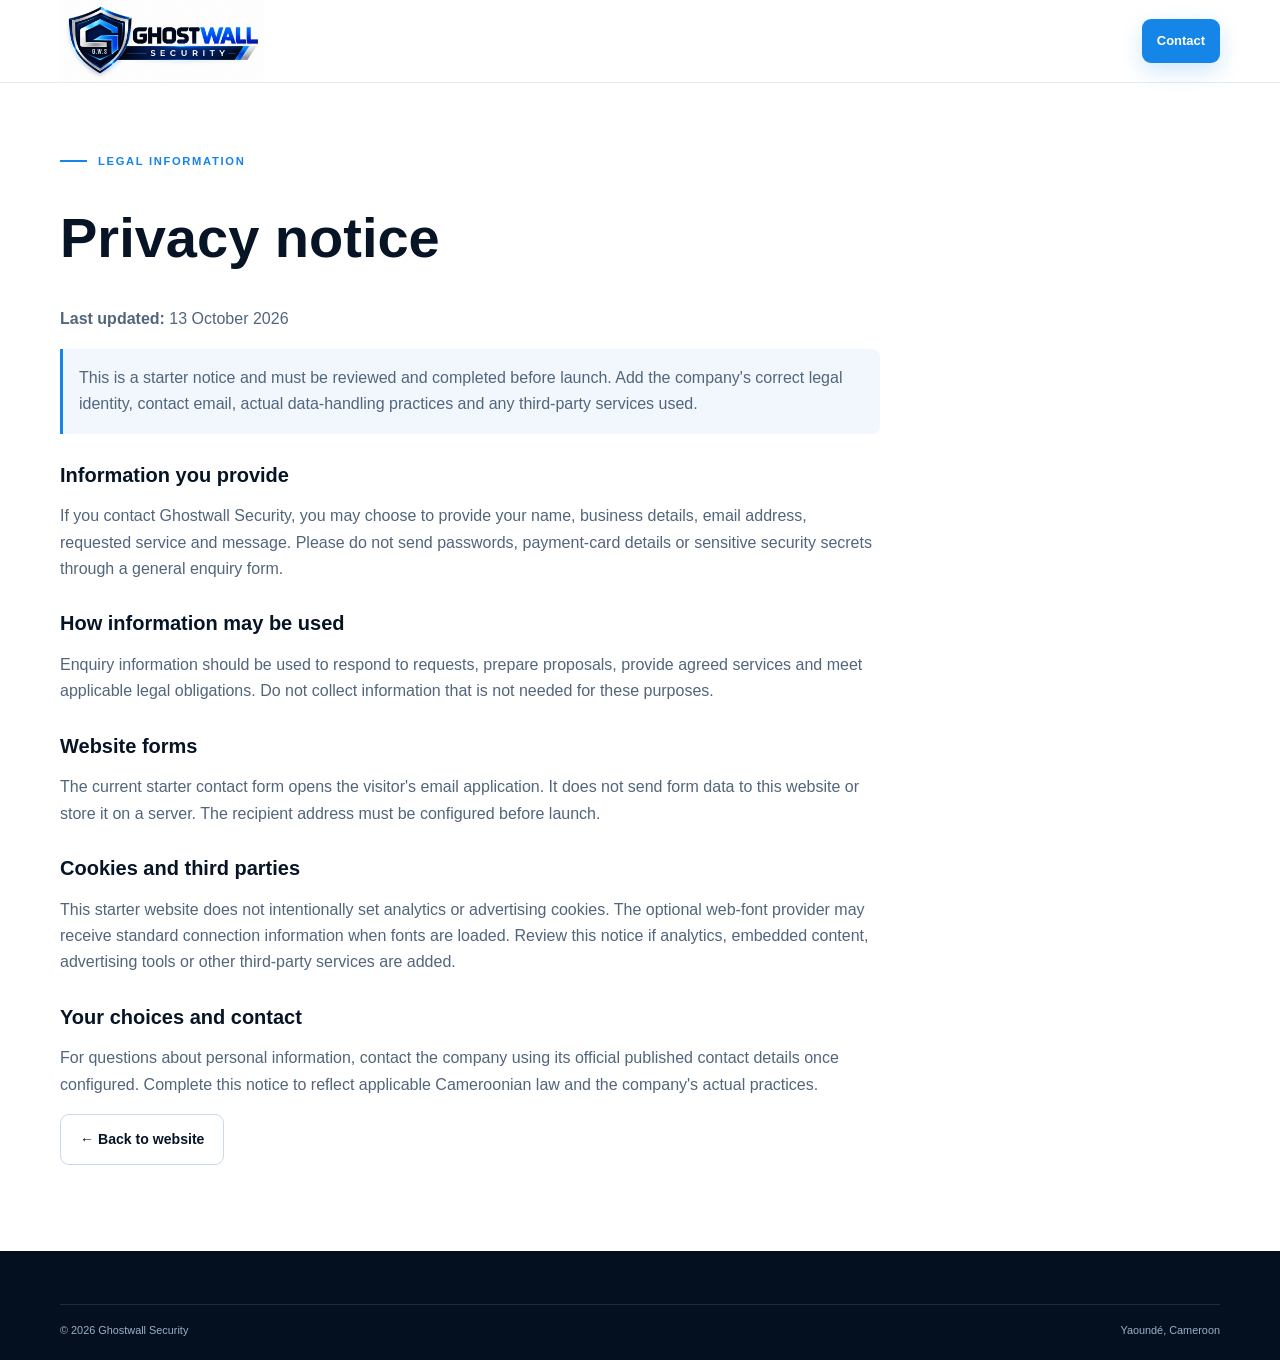
<file: privacy.html>
<!doctype html>
<html lang="en">
<head>
  <meta charset="utf-8"><meta name="viewport" content="width=device-width, initial-scale=1">
  <meta name="theme-color" content="#071426">
  <title>Privacy Notice | Ghostwall Security</title>
  <link rel="icon" type="image/svg+xml" href="assets/ghostwall-mark.svg">
  <link rel="stylesheet" href="styles.css">
  <style>.privacy-page{min-height:70vh;padding:70px 0}.privacy-page h1{font:800 clamp(2.3rem,5vw,3.5rem) Manrope,sans-serif;line-height:1.1;color:#071426}.privacy-page h2{font:800 1.25rem Manrope,sans-serif;color:#071426;margin-top:30px}.privacy-page p,.privacy-page li{color:#52657b;max-width:820px}.notice{padding:16px;border-left:3px solid #1685e8;background:#f1f7fd;border-radius:0 8px 8px 0}</style>
<meta property="og:title" content="Privacy Notice | Ghostwall Security"/><meta property="og:description" content="Read the Ghostwall Security privacy notice and understand how website enquiry information is handled."/><meta property="og:type" content="website"/></head>
<body>
  <header class="site-header"><nav class="nav container"><a aria-label="Ghostwall Security home" class="brand" href="index.html"><img alt="Ghostwall Security official logo" class="company-logo" src="assets/ghostwall-logo.png"/></a><a class="button button-primary button-small" href="contact.html">Contact</a></nav></header>
  <main class="privacy-page"><div class="container">
    <div class="eyebrow"><span class="eyebrow-line"></span>LEGAL INFORMATION</div>
    <h1>Privacy notice</h1>
    <p><strong>Last updated:</strong> 13 October 2026</p>
    <p class="notice">This is a starter notice and must be reviewed and completed before launch. Add the company's correct legal identity, contact email, actual data-handling practices and any third-party services used.</p>
    <h2>Information you provide</h2><p>If you contact Ghostwall Security, you may choose to provide your name, business details, email address, requested service and message. Please do not send passwords, payment-card details or sensitive security secrets through a general enquiry form.</p>
    <h2>How information may be used</h2><p>Enquiry information should be used to respond to requests, prepare proposals, provide agreed services and meet applicable legal obligations. Do not collect information that is not needed for these purposes.</p>
    <h2>Website forms</h2><p>The current starter contact form opens the visitor's email application. It does not send form data to this website or store it on a server. The recipient address must be configured before launch.</p>
    <h2>Cookies and third parties</h2><p>This starter website does not intentionally set analytics or advertising cookies. The optional web-font provider may receive standard connection information when fonts are loaded. Review this notice if analytics, embedded content, advertising tools or other third-party services are added.</p>
    <h2>Your choices and contact</h2><p>For questions about personal information, contact the company using its official published contact details once configured. Complete this notice to reflect applicable Cameroonian law and the company's actual practices.</p>
    <p><a class="button button-outline" href="index.html">← Back to website</a></p>
  </div></main>
  <footer class="site-footer"><div class="container footer-bottom"><span>© <span id="year"></span> Ghostwall Security</span><span>Yaoundé, Cameroon</span></div></footer>
  <script>document.getElementById("year").textContent=new Date().getFullYear();</script>
</body>
</html>
</file>
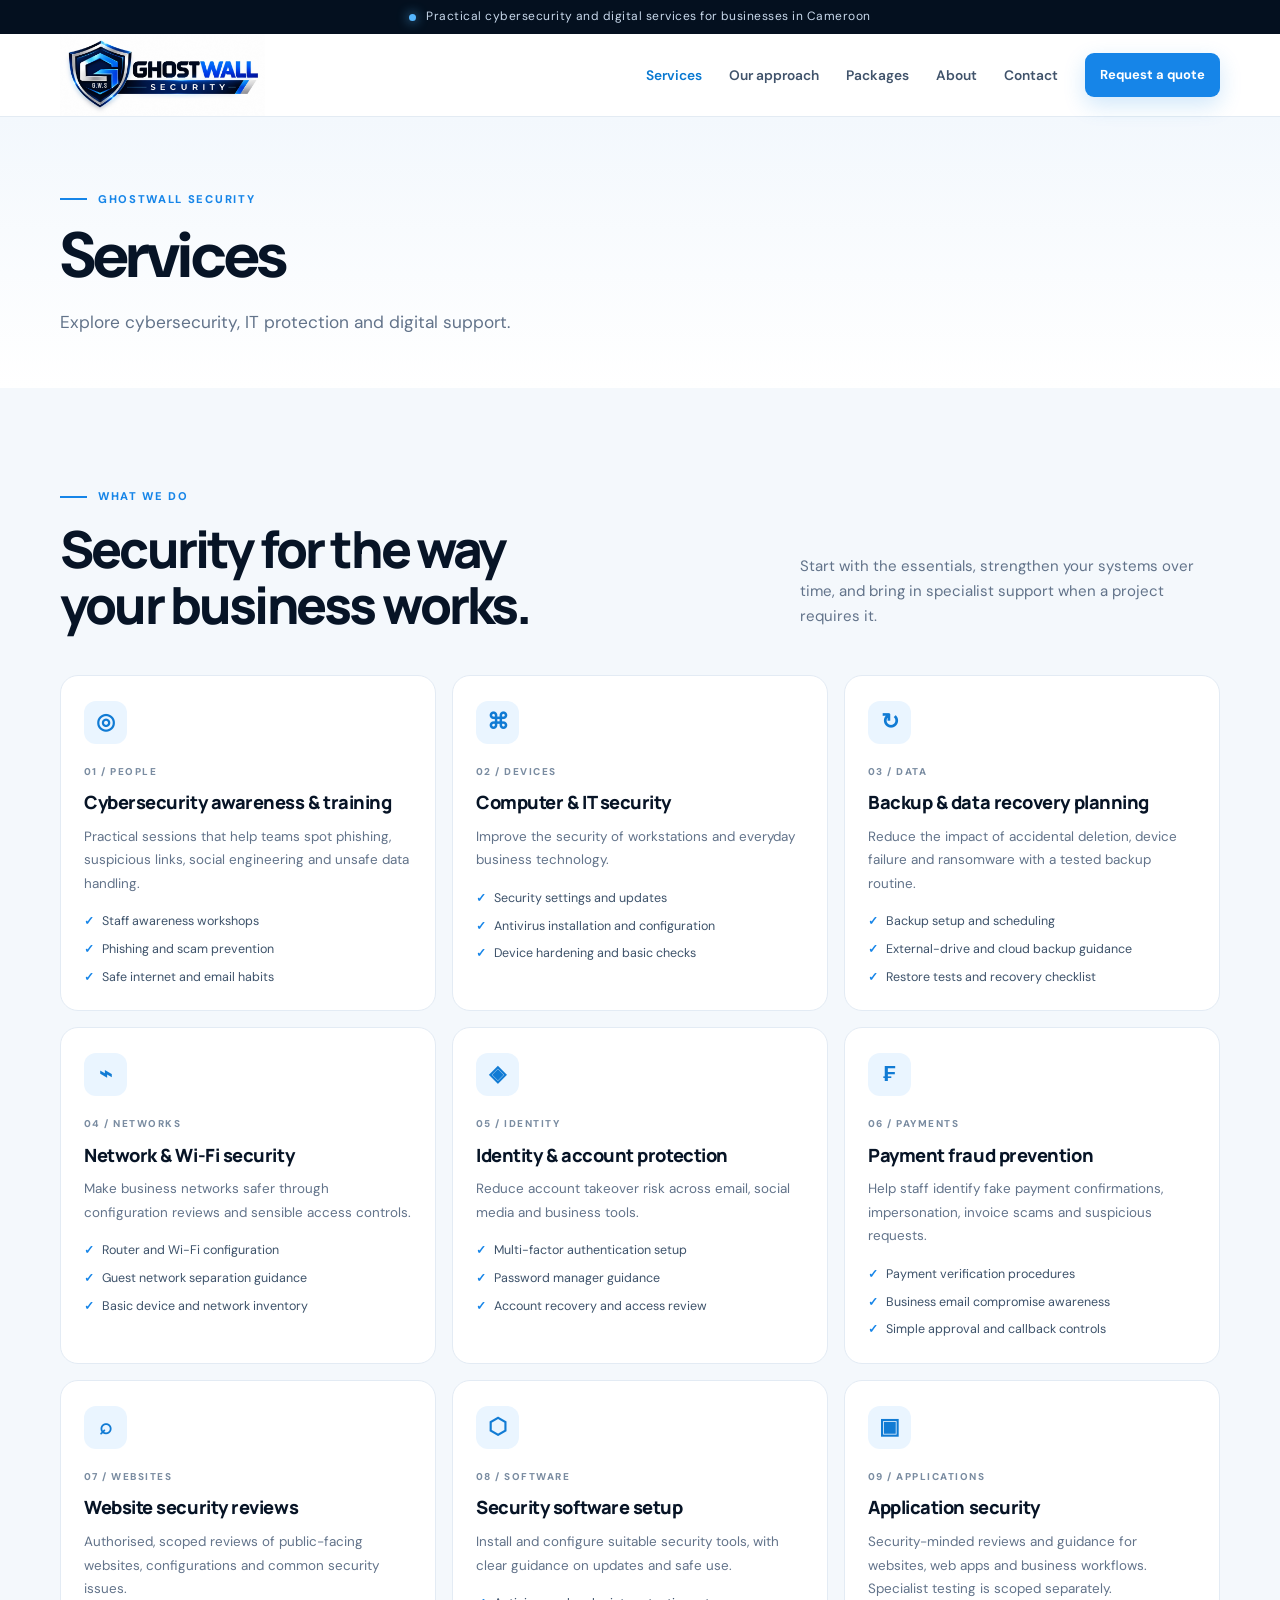
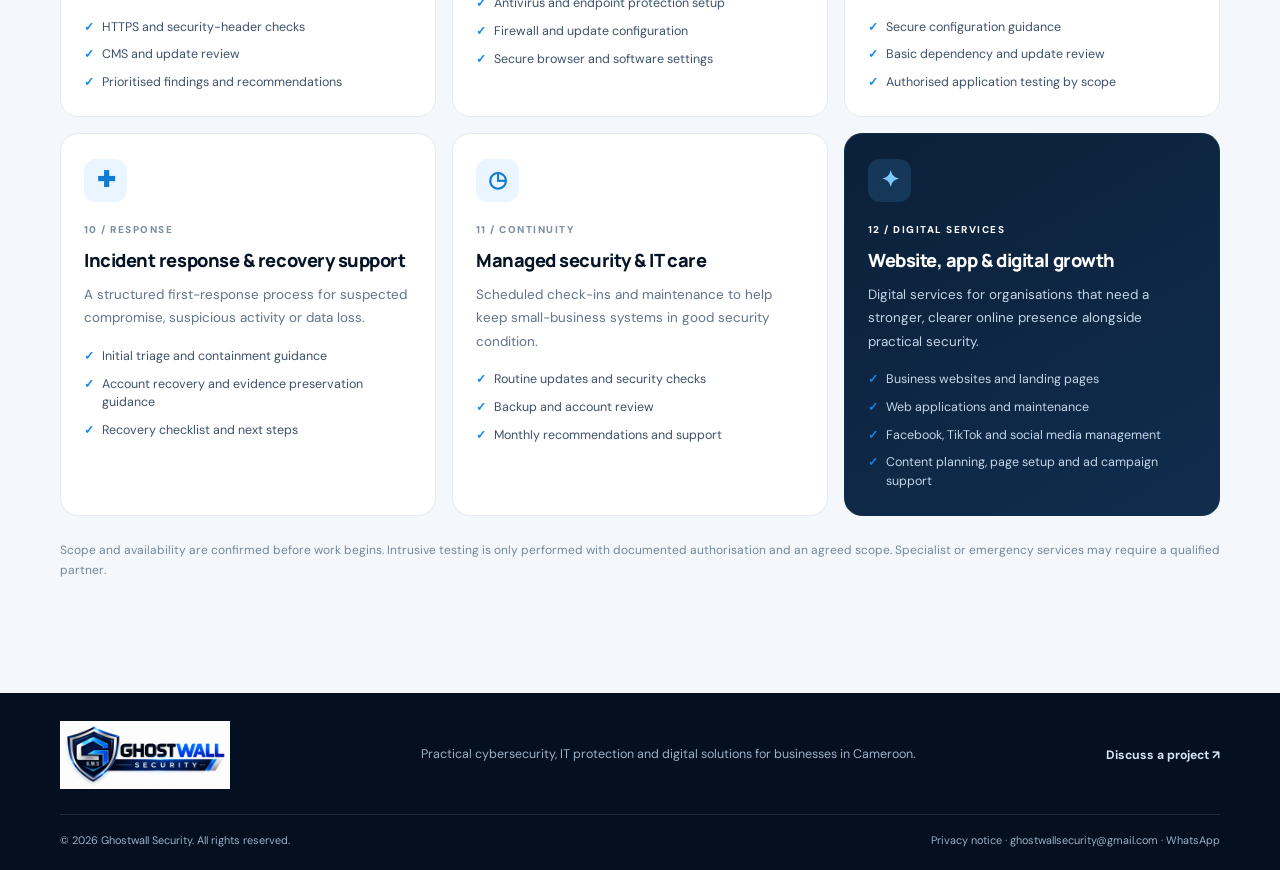
<file: services.html>
<!doctype html><html lang="en"><head><meta charset="utf-8"><meta name="viewport" content="width=device-width, initial-scale=1"><meta name="theme-color" content="#071426"><meta name="description" content="Explore cybersecurity, IT protection and digital support."><title>Cybersecurity Services in Cameroon | Ghostwall Security</title><link rel="icon" type="image/png" href="assets/ghostwall-logo.png"><link rel="preconnect" href="https://fonts.googleapis.com"><link rel="preconnect" href="https://fonts.gstatic.com" crossorigin><link href="https://fonts.googleapis.com/css2?family=DM+Sans:wght@400;500;600;700&family=Manrope:wght@400;500;600;700;800&display=swap" rel="stylesheet"><link rel="stylesheet" href="styles.css"><meta property="og:title" content="Cybersecurity Services in Cameroon | Ghostwall Security"/><meta property="og:description" content="Explore Ghostwall Security services in Cameroon: awareness training, computer and network security, backups, website audits, identity security, fraud prevention and incident response."/><meta property="og:type" content="website"/></head><body><a class="skip-link" href="#main">Skip to content</a><div class="announcement"><span class="status-dot"></span><span>Practical cybersecurity and digital services for businesses in Cameroon</span></div>
<header class="site-header"><nav class="nav container" aria-label="Main navigation">
<a class="brand" href="index.html" aria-label="Ghostwall Security home"><img src="assets/ghostwall-logo.png" alt="Ghostwall Security official logo" class="company-logo"></a>
<button class="menu-toggle" aria-expanded="false" aria-controls="nav-links" aria-label="Open navigation"><span></span><span></span><span></span></button>
<div class="nav-links" id="nav-links">
<a href="services.html">Services</a><a href="approach.html">Our approach</a><a href="packages.html">Packages</a><a href="about.html">About</a><a href="contact.html">Contact</a>
<a class="button button-small button-primary nav-cta" href="contact.html">Request a quote</a>
</div></nav></header><main id="main"><section class="page-intro"><div class="container"><div class="eyebrow"><span class="eyebrow-line"></span><span>GHOSTWALL SECURITY</span></div><h1>Services</h1><p>Explore cybersecurity, IT protection and digital support.</p></div></section><section class="section services-section" id="services">
<div class="container">
<div class="section-heading">
<div><div class="eyebrow"><span class="eyebrow-line"></span><span data-en="WHAT WE DO" data-fr="NOS SERVICES">WHAT WE DO</span></div><h2 data-en="Security for the way&lt;br&gt;your business works." data-fr="La sécurité adaptée&lt;br&gt;à votre activité.">Security for the way<br/>your business works.</h2></div>
<p data-en="Start with the essentials, strengthen your systems over time, and bring in specialist support when a project requires it." data-fr="Commencez par l’essentiel, renforcez vos systèmes progressivement et faites appel à une expertise spécialisée lorsque le projet l’exige.">Start with the essentials, strengthen your systems over time, and bring in specialist support when a project requires it.</p>
</div>
<div class="service-grid">
<article class="service-card"><div class="service-icon">◎</div><div class="service-meta">01 / PEOPLE</div><h3 data-en="Cybersecurity awareness &amp; training" data-fr="Sensibilisation et formation en cybersécurité">Cybersecurity awareness &amp; training</h3><p data-en="Practical sessions that help teams spot phishing, suspicious links, social engineering and unsafe data handling." data-fr="Des sessions pratiques pour reconnaître l’hameçonnage, les liens suspects, l’ingénierie sociale et les mauvaises pratiques de gestion des données.">Practical sessions that help teams spot phishing, suspicious links, social engineering and unsafe data handling.</p><ul><li data-en="Staff awareness workshops" data-fr="Ateliers de sensibilisation">Staff awareness workshops</li><li data-en="Phishing and scam prevention" data-fr="Prévention du phishing et des arnaques">Phishing and scam prevention</li><li data-en="Safe internet and email habits" data-fr="Bonnes pratiques web et e-mail">Safe internet and email habits</li></ul></article>
<article class="service-card"><div class="service-icon">⌘</div><div class="service-meta">02 / DEVICES</div><h3 data-en="Computer &amp; IT security" data-fr="Sécurité informatique">Computer &amp; IT security</h3><p data-en="Improve the security of workstations and everyday business technology." data-fr="Améliorez la sécurité des ordinateurs et des outils numériques utilisés au quotidien.">Improve the security of workstations and everyday business technology.</p><ul><li data-en="Security settings and updates" data-fr="Paramètres de sécurité et mises à jour">Security settings and updates</li><li data-en="Antivirus installation and configuration" data-fr="Installation et configuration d’antivirus">Antivirus installation and configuration</li><li data-en="Device hardening and basic checks" data-fr="Renforcement et contrôles de base">Device hardening and basic checks</li></ul></article>
<article class="service-card"><div class="service-icon">↻</div><div class="service-meta">03 / DATA</div><h3 data-en="Backup &amp; data recovery planning" data-fr="Sauvegarde et plan de récupération">Backup &amp; data recovery planning</h3><p data-en="Reduce the impact of accidental deletion, device failure and ransomware with a tested backup routine." data-fr="Réduisez les conséquences d’une suppression accidentelle, d’une panne ou d’un rançongiciel grâce à des sauvegardes organisées et testées.">Reduce the impact of accidental deletion, device failure and ransomware with a tested backup routine.</p><ul><li data-en="Backup setup and scheduling" data-fr="Configuration et planification des sauvegardes">Backup setup and scheduling</li><li data-en="External-drive and cloud backup guidance" data-fr="Conseils sur sauvegardes externes et cloud">External-drive and cloud backup guidance</li><li data-en="Restore tests and recovery checklist" data-fr="Tests de restauration et checklist">Restore tests and recovery checklist</li></ul></article>
<article class="service-card"><div class="service-icon">⌁</div><div class="service-meta">04 / NETWORKS</div><h3 data-en="Network &amp; Wi-Fi security" data-fr="Sécurité des réseaux et du Wi-Fi">Network &amp; Wi-Fi security</h3><p data-en="Make business networks safer through configuration reviews and sensible access controls." data-fr="Sécurisez les réseaux de l’entreprise grâce à des vérifications de configuration et à un contrôle d’accès adapté.">Make business networks safer through configuration reviews and sensible access controls.</p><ul><li data-en="Router and Wi-Fi configuration" data-fr="Configuration du routeur et du Wi-Fi">Router and Wi-Fi configuration</li><li data-en="Guest network separation guidance" data-fr="Conseils pour séparer le réseau invité">Guest network separation guidance</li><li data-en="Basic device and network inventory" data-fr="Inventaire de base des équipements">Basic device and network inventory</li></ul></article>
<article class="service-card"><div class="service-icon">◈</div><div class="service-meta">05 / IDENTITY</div><h3 data-en="Identity &amp; account protection" data-fr="Protection des identités et des comptes">Identity &amp; account protection</h3><p data-en="Reduce account takeover risk across email, social media and business tools." data-fr="Réduisez le risque de piratage des comptes e-mail, réseaux sociaux et outils professionnels.">Reduce account takeover risk across email, social media and business tools.</p><ul><li data-en="Multi-factor authentication setup" data-fr="Configuration de l’authentification multifacteur">Multi-factor authentication setup</li><li data-en="Password manager guidance" data-fr="Conseils sur les gestionnaires de mots de passe">Password manager guidance</li><li data-en="Account recovery and access review" data-fr="Vérification des accès et récupération">Account recovery and access review</li></ul></article>
<article class="service-card"><div class="service-icon">₣</div><div class="service-meta">06 / PAYMENTS</div><h3 data-en="Payment fraud prevention" data-fr="Prévention de la fraude aux paiements">Payment fraud prevention</h3><p data-en="Help staff identify fake payment confirmations, impersonation, invoice scams and suspicious requests." data-fr="Aidez vos équipes à repérer les faux justificatifs de paiement, l’usurpation d’identité, les fausses factures et les demandes suspectes.">Help staff identify fake payment confirmations, impersonation, invoice scams and suspicious requests.</p><ul><li data-en="Payment verification procedures" data-fr="Procédures de vérification des paiements">Payment verification procedures</li><li data-en="Business email compromise awareness" data-fr="Sensibilisation aux fraudes par e-mail">Business email compromise awareness</li><li data-en="Simple approval and callback controls" data-fr="Contrôles d’approbation et de rappel">Simple approval and callback controls</li></ul></article>
<article class="service-card"><div class="service-icon">⌕</div><div class="service-meta">07 / WEBSITES</div><h3 data-en="Website security reviews" data-fr="Audit de sécurité des sites web">Website security reviews</h3><p data-en="Authorised, scoped reviews of public-facing websites, configurations and common security issues." data-fr="Des vérifications autorisées et cadrées des sites web, de leur configuration et des problèmes de sécurité courants.">Authorised, scoped reviews of public-facing websites, configurations and common security issues.</p><ul><li data-en="HTTPS and security-header checks" data-fr="Vérification HTTPS et en-têtes de sécurité">HTTPS and security-header checks</li><li data-en="CMS and update review" data-fr="Vérification du CMS et des mises à jour">CMS and update review</li><li data-en="Prioritised findings and recommendations" data-fr="Constats priorisés et recommandations">Prioritised findings and recommendations</li></ul></article>
<article class="service-card"><div class="service-icon">⬡</div><div class="service-meta">08 / SOFTWARE</div><h3 data-en="Security software setup" data-fr="Installation de logiciels de sécurité">Security software setup</h3><p data-en="Install and configure suitable security tools, with clear guidance on updates and safe use." data-fr="Installez et configurez des outils de sécurité adaptés avec des conseils clairs sur les mises à jour et leur utilisation.">Install and configure suitable security tools, with clear guidance on updates and safe use.</p><ul><li data-en="Antivirus and endpoint protection setup" data-fr="Configuration d’antivirus et protection des postes">Antivirus and endpoint protection setup</li><li data-en="Firewall and update configuration" data-fr="Configuration du pare-feu et des mises à jour">Firewall and update configuration</li><li data-en="Secure browser and software settings" data-fr="Paramètres sécurisés des navigateurs et logiciels">Secure browser and software settings</li></ul></article>
<article class="service-card"><div class="service-icon">▣</div><div class="service-meta">09 / APPLICATIONS</div><h3 data-en="Application security" data-fr="Sécurité des applications">Application security</h3><p data-en="Security-minded reviews and guidance for websites, web apps and business workflows. Specialist testing is scoped separately." data-fr="Des vérifications et conseils de sécurité pour les sites, applications web et processus métiers. Les tests spécialisés font l’objet d’un cadrage distinct.">Security-minded reviews and guidance for websites, web apps and business workflows. Specialist testing is scoped separately.</p><ul><li data-en="Secure configuration guidance" data-fr="Conseils de configuration sécurisée">Secure configuration guidance</li><li data-en="Basic dependency and update review" data-fr="Vérification des dépendances et mises à jour">Basic dependency and update review</li><li data-en="Authorised application testing by scope" data-fr="Tests autorisés selon un périmètre défini">Authorised application testing by scope</li></ul></article>
<article class="service-card"><div class="service-icon">✚</div><div class="service-meta">10 / RESPONSE</div><h3 data-en="Incident response &amp; recovery support" data-fr="Réponse aux incidents et aide à la restauration">Incident response &amp; recovery support</h3><p data-en="A structured first-response process for suspected compromise, suspicious activity or data loss." data-fr="Un processus structuré de première réponse en cas de compromission présumée, d’activité suspecte ou de perte de données.">A structured first-response process for suspected compromise, suspicious activity or data loss.</p><ul><li data-en="Initial triage and containment guidance" data-fr="Évaluation initiale et conseils de confinement">Initial triage and containment guidance</li><li data-en="Account recovery and evidence preservation guidance" data-fr="Conseils de récupération des comptes et préservation des preuves">Account recovery and evidence preservation guidance</li><li data-en="Recovery checklist and next steps" data-fr="Checklist de restauration et prochaines étapes">Recovery checklist and next steps</li></ul></article>
<article class="service-card"><div class="service-icon">◷</div><div class="service-meta">11 / CONTINUITY</div><h3 data-en="Managed security &amp; IT care" data-fr="Services de sécurité et assistance gérés">Managed security &amp; IT care</h3><p data-en="Scheduled check-ins and maintenance to help keep small-business systems in good security condition." data-fr="Des contrôles planifiés et de la maintenance pour maintenir les systèmes des petites entreprises dans un état de sécurité satisfaisant.">Scheduled check-ins and maintenance to help keep small-business systems in good security condition.</p><ul><li data-en="Routine updates and security checks" data-fr="Mises à jour et contrôles réguliers">Routine updates and security checks</li><li data-en="Backup and account review" data-fr="Vérification des sauvegardes et comptes">Backup and account review</li><li data-en="Monthly recommendations and support" data-fr="Recommandations et assistance mensuelles">Monthly recommendations and support</li></ul></article>
<article class="service-card service-card-accent"><div class="service-icon">✦</div><div class="service-meta">12 / DIGITAL SERVICES</div><h3 data-en="Website, app &amp; digital growth" data-fr="Sites web, applications et visibilité numérique">Website, app &amp; digital growth</h3><p data-en="Digital services for organisations that need a stronger, clearer online presence alongside practical security." data-fr="Des services numériques pour les organisations qui souhaitent renforcer leur présence en ligne tout en intégrant de bonnes pratiques de sécurité.">Digital services for organisations that need a stronger, clearer online presence alongside practical security.</p><ul><li data-en="Business websites and landing pages" data-fr="Sites vitrines et pages d’atterrissage">Business websites and landing pages</li><li data-en="Web applications and maintenance" data-fr="Applications web et maintenance">Web applications and maintenance</li><li data-en="Facebook, TikTok and social media management" data-fr="Gestion de Facebook, TikTok et des réseaux sociaux">Facebook, TikTok and social media management</li><li data-en="Content planning, page setup and ad campaign support" data-fr="Planification de contenu, création de pages et accompagnement publicitaire">Content planning, page setup and ad campaign support</li></ul></article>
</div>
<p class="service-note" data-en="Scope and availability are confirmed before work begins. Intrusive testing is only performed with documented authorisation and an agreed scope. Specialist or emergency services may require a qualified partner." data-fr="Le périmètre et la disponibilité sont confirmés avant toute intervention. Les tests intrusifs nécessitent une autorisation écrite et un périmètre convenu. Les services spécialisés ou d’urgence peuvent nécessiter un partenaire qualifié.">Scope and availability are confirmed before work begins. Intrusive testing is only performed with documented authorisation and an agreed scope. Specialist or emergency services may require a qualified partner.</p>
</div>
</section></main><footer class="site-footer"><div class="container footer-top">
<a class="brand footer-brand" href="index.html" aria-label="Ghostwall Security home"><img src="assets/ghostwall-logo.png" alt="Ghostwall Security official logo" class="company-logo footer-company-logo"></a>
<p>Practical cybersecurity, IT protection and digital solutions for businesses in Cameroon.</p>
<a class="back-top" href="contact.html">Discuss a project ↗</a></div>
<div class="container footer-bottom"><span>© <span id="year"></span> Ghostwall Security. All rights reserved.</span><span><a href="privacy.html">Privacy notice</a> · <a href="mailto:ghostwallsecurity@gmail.com">ghostwallsecurity@gmail.com</a> · <a href="https://wa.me/237680830228">WhatsApp</a></span></div></footer><script src="script.js"></script></body></html>
</file>
<file: styles.css>
/* Ghostwall Security — responsive static website */
:root{--navy:#071426;--navy-2:#0b1d33;--navy-3:#102844;--blue:#1685e8;--blue-bright:#55b7ff;--ice:#eaf4ff;--ink:#13243a;--muted:#62738a;--line:#dce6f0;--paper:#fff;--soft:#f4f8fc;--radius:18px;--shadow:0 20px 60px rgba(8,28,53,.12)}
*{box-sizing:border-box}html{scroll-behavior:smooth;scroll-padding-top:90px}body{margin:0;font-family:"DM Sans",sans-serif;color:var(--ink);background:#fff;line-height:1.65}a{color:inherit;text-decoration:none}button,input,select,textarea{font:inherit}.container{width:min(1160px,calc(100% - 44px));margin-inline:auto}.skip-link{position:absolute;left:-9999px;top:0}.skip-link:focus{left:12px;z-index:1000;background:#fff;padding:12px}.announcement{display:flex;align-items:center;justify-content:center;gap:10px;min-height:34px;background:#04101f;color:#c8d8eb;font-size:.75rem;letter-spacing:.04em}.status-dot,.pulse-dot{display:inline-block;width:7px;height:7px;border-radius:50%;background:#55b7ff;box-shadow:0 0 12px #55b7ff}.site-header{position:sticky;top:0;z-index:50;background:rgba(255,255,255,.96);backdrop-filter:blur(16px);border-bottom:1px solid rgba(220,230,240,.8)}.nav{display:flex;align-items:center;justify-content:space-between;min-height:82px;gap:24px}.brand{display:inline-flex;align-items:center;gap:10px;flex-shrink:0}.brand img{display:block}.brand span{display:flex;flex-direction:column;line-height:1.15;letter-spacing:.09em}.brand strong{font:800 1.02rem Manrope,sans-serif;color:var(--navy)}.brand small{font-size:.62rem;font-weight:700;letter-spacing:.32em;color:#58708a;margin-top:5px}.nav-links{display:flex;align-items:center;gap:27px}.nav-links>a:not(.button){font-size:.86rem;font-weight:600;color:#40536b;transition:color .2s}.nav-links>a:not(.button):hover{color:var(--blue)}.language-toggle{border:1px solid var(--line);background:#fff;border-radius:8px;padding:6px 9px;color:var(--navy);font-size:.76rem;font-weight:800;cursor:pointer}.menu-toggle{display:none;background:transparent;border:0;padding:8px}.menu-toggle span{display:block;width:24px;height:2px;background:var(--navy);margin:5px}.button{display:inline-flex;justify-content:center;align-items:center;gap:12px;min-height:50px;padding:13px 19px;border:1px solid transparent;border-radius:9px;font-weight:700;font-size:.88rem;cursor:pointer;transition:transform .2s,background .2s,border-color .2s}.button:hover{transform:translateY(-2px)}.button-primary{background:var(--blue);color:#fff;box-shadow:0 8px 22px rgba(22,133,232,.2)}.button-primary:hover{background:#0873d0}.button-small{min-height:42px;padding:10px 14px;font-size:.81rem}.button-ghost{color:#fff;border-color:rgba(255,255,255,.25);background:rgba(255,255,255,.04)}.button-ghost:hover{background:rgba(255,255,255,.1)}.button-outline{border-color:#cbd9e8;color:var(--navy);background:white}.button-outline:hover{border-color:var(--blue);color:var(--blue)}
.hero{position:relative;overflow:hidden;background:radial-gradient(ellipse at 80% 45%,rgba(22,133,232,.16),transparent 38%),var(--navy);color:#fff;padding:84px 0 25px}.hero-grid{display:grid;grid-template-columns:1.04fr .96fr;align-items:center;gap:38px;min-height:465px}.hero-copy{position:relative;z-index:2;padding-bottom:28px}.eyebrow{display:flex;align-items:center;gap:11px;color:#1685e8;font-size:.7rem;letter-spacing:.15em;font-weight:800;line-height:1.5}.hero .eyebrow{color:#9acfff}.eyebrow-line{width:27px;height:2px;background:currentColor;display:inline-block;flex-shrink:0}.hero h1,.section h2{font-family:Manrope,sans-serif;letter-spacing:-.055em;line-height:1.09;font-weight:800}.hero h1{font-size:clamp(2.75rem,5.4vw,4.6rem);margin:24px 0 20px;max-width:700px}.hero h1 span,.approach-intro h2 span,.contact-copy h2 span{color:var(--blue-bright)}.hero-lede{font-size:1.06rem;line-height:1.8;color:#bdcde0;max-width:580px}.hero-actions{display:flex;gap:12px;flex-wrap:wrap;margin:28px 0 24px}.hero-proof{display:flex;align-items:center;gap:10px;color:#a9bdd4;font-size:.79rem}.proof-icon{display:grid;place-items:center;width:21px;height:21px;border-radius:50%;background:rgba(85,183,255,.16);color:#82caff;font-weight:800}.hero-visual{height:440px;position:relative;display:grid;place-items:center;isolation:isolate}.visual-grid{position:absolute;inset:5% -12% 3%;opacity:.23;background-image:linear-gradient(rgba(89,163,227,.2) 1px,transparent 1px),linear-gradient(90deg,rgba(89,163,227,.2) 1px,transparent 1px);background-size:32px 32px;mask-image:radial-gradient(ellipse,black 15%,transparent 70%)}.visual-orbit{position:absolute;border:1px solid rgba(85,183,255,.2);border-radius:50%;aspect-ratio:1}.orbit-one{width:390px;transform:rotate(-28deg) scaleY(.62)}.orbit-two{width:310px;transform:rotate(45deg) scaleY(.72);border-style:dashed}.shield-panel{position:relative;display:grid;place-items:center;width:235px;height:255px;clip-path:polygon(50% 0,92% 17%,88% 66%,70% 88%,50% 100%,30% 88%,12% 66%,8% 17%);background:linear-gradient(145deg,rgba(37,144,236,.26),rgba(7,20,38,.7));border:1px solid #3f9ce8;filter:drop-shadow(0 0 35px rgba(22,133,232,.24))}.shield-panel:before{content:"";position:absolute;inset:12px;clip-path:inherit;border:1px solid rgba(85,183,255,.45);background:linear-gradient(145deg,rgba(85,183,255,.1),transparent)}.shield-glow{position:absolute;width:180px;height:180px;background:#1685e8;filter:blur(90px);opacity:.3}.hero-shield{width:112px;height:112px;position:relative;z-index:1;filter:drop-shadow(0 0 20px rgba(85,183,255,.42))}.shield-label{position:absolute;bottom:29px;display:flex;align-items:center;gap:8px;color:#c2e5ff;font-size:.54rem;letter-spacing:.14em;font-weight:800;z-index:2}.float-card{position:absolute;display:flex;align-items:center;gap:11px;padding:13px 15px;border:1px solid rgba(137,191,239,.2);background:rgba(11,29,51,.86);backdrop-filter:blur(12px);border-radius:12px;box-shadow:0 15px 35px rgba(0,0,0,.18)}.float-card strong,.float-card small{display:block}.float-card strong{font-size:.75rem;color:#f2f8ff}.float-card small{font-size:.64rem;color:#9cb4ce;margin-top:2px}.mini-icon{display:grid;place-items:center;width:32px;height:32px;border-radius:9px;background:rgba(22,133,232,.18);color:#7fc7ff;font-size:1.2rem}.card-top{top:54px;right:0}.card-bottom{bottom:45px;left:-8px}.hero-bottom{display:flex;align-items:center;gap:18px;color:#7890ab;font-size:.61rem;letter-spacing:.12em;font-weight:700;padding-top:20px}.hero-bottom-line{height:1px;flex:1;background:rgba(130,165,199,.18)}.trust-strip{border-bottom:1px solid var(--line);background:#fff}.trust-inner{display:grid;grid-template-columns:repeat(3,1fr);padding:23px 0;gap:20px}.trust-inner>div{display:flex;align-items:center;gap:12px;color:#334b66;font-size:.85rem;font-weight:700}.trust-number{font:800 .7rem Manrope,sans-serif;color:var(--blue);letter-spacing:.1em}
.section{padding:100px 0}.section-heading{display:flex;justify-content:space-between;align-items:end;gap:40px;margin-bottom:42px}.section h2{font-size:clamp(2.15rem,4vw,3.35rem);margin:16px 0 0;color:var(--navy)}.section-heading>p{max-width:420px;color:var(--muted);margin:0 0 4px;font-size:.94rem}.services-section{background:var(--soft)}.service-grid{display:grid;grid-template-columns:repeat(3,minmax(0,1fr));gap:16px}.service-card{background:#fff;border:1px solid #e3ebf4;border-radius:var(--radius);padding:25px 23px 24px;transition:transform .25s,box-shadow .25s,border-color .25s;min-width:0}.service-card:hover{transform:translateY(-4px);box-shadow:var(--shadow);border-color:#c5e2fb}.service-icon{display:grid;place-items:center;width:43px;height:43px;border-radius:12px;background:#eaf5ff;color:#117bd4;font-size:1.4rem;font-weight:700;margin-bottom:20px}.service-meta{font-size:.62rem;letter-spacing:.15em;font-weight:800;color:#7a8ca1}.service-card h3{font:800 1.14rem/1.35 Manrope,sans-serif;letter-spacing:-.025em;color:var(--navy);margin:10px 0}.service-card p{font-size:.84rem;color:var(--muted);line-height:1.75;margin:0 0 17px}.service-card ul,.package-card ul{padding:0;margin:0;list-style:none;display:grid;gap:9px}.service-card li,.package-card li{position:relative;padding-left:18px;color:#3d526a;font-size:.78rem;line-height:1.5}.service-card li:before,.package-card li:before{content:"✓";position:absolute;left:0;color:#1685e8;font-weight:800}.service-card-accent{background:linear-gradient(150deg,#0b2039,#102d4e);border-color:#102d4e}.service-card-accent .service-meta,.service-card-accent h3{color:#fff}.service-card-accent p,.service-card-accent li{color:#c3d4e7}.service-card-accent .service-icon{background:rgba(85,183,255,.15);color:#7dc7ff}.service-note,.pricing-note{font-size:.75rem;color:#74869b;margin-top:24px;line-height:1.7}
.approach-section{background:#fff}.approach-grid{display:grid;grid-template-columns:.85fr 1.15fr;gap:90px}.approach-intro p{color:var(--muted);max-width:390px;margin-top:24px}.process-list{border-top:1px solid var(--line)}.process-item{display:grid;grid-template-columns:50px 1fr;gap:20px;padding:25px 0;border-bottom:1px solid var(--line)}.process-number{font:800 .85rem Manrope,sans-serif;color:var(--blue);padding-top:3px}.process-item h3{font:800 1.06rem Manrope,sans-serif;color:var(--navy);margin:0 0 7px}.process-item p{font-size:.86rem;color:var(--muted);margin:0;max-width:520px}
.packages-section{background:var(--soft)}.package-grid{display:grid;grid-template-columns:repeat(3,minmax(0,1fr));gap:18px;align-items:stretch}.package-card{background:#fff;border:1px solid #dfe8f1;border-radius:var(--radius);padding:28px;display:flex;flex-direction:column}.package-featured{border:1px solid var(--blue);box-shadow:0 16px 40px rgba(22,133,232,.11);position:relative}.package-tag{font-size:.63rem;letter-spacing:.14em;font-weight:800;color:var(--blue)}.package-card h3{font:800 1.5rem Manrope,sans-serif;color:var(--navy);margin:12px 0 8px}.package-description{font-size:.82rem;color:var(--muted);min-height:54px;margin:0}.package-price{display:flex;align-items:baseline;gap:9px;margin:22px 0;border-bottom:1px solid var(--line);padding-bottom:19px}.package-price strong{font:800 2rem Manrope,sans-serif;letter-spacing:-.05em;color:var(--navy)}.package-price>span{font-size:.74rem;color:var(--muted)}.package-price small{font-size:.7rem}.package-card ul{margin-bottom:24px;flex:1}.package-card .button{width:100%;margin-top:auto}.about-section{background:#fff}.about-grid{display:grid;grid-template-columns:.72fr 1.28fr;gap:90px;align-items:center}.about-mark{min-height:350px;border-radius:24px;background:radial-gradient(ellipse at center,rgba(22,133,232,.2),transparent 55%),linear-gradient(145deg,#071426,#102b49);display:grid;place-items:center;position:relative;overflow:hidden}.about-mark:before,.about-mark:after{content:"";position:absolute;border:1px solid rgba(85,183,255,.2);border-radius:50%;width:320px;height:320px}.about-mark:after{width:240px;height:240px;border-style:dashed}.about-mark img{position:relative;z-index:1;width:140px;height:140px;filter:drop-shadow(0 0 35px rgba(85,183,255,.45))}.about-copy h2{font-size:clamp(2rem,3.5vw,2.85rem);line-height:1.17;margin-bottom:20px}.about-copy>p{color:var(--muted);font-size:.92rem;max-width:650px}.values{display:grid;grid-template-columns:repeat(3,1fr);gap:14px;margin-top:28px;padding-top:23px;border-top:1px solid var(--line)}.values div{display:grid;gap:6px}.values strong{font:800 .76rem Manrope,sans-serif;color:var(--blue)}.values span{font-size:.78rem;font-weight:700;color:#334b66}
.contact-section{background:var(--navy);color:#fff;position:relative;overflow:hidden}.contact-section:before{content:"";position:absolute;width:500px;height:500px;border-radius:50%;background:rgba(22,133,232,.1);filter:blur(100px);top:0;left:-180px}.contact-grid{position:relative;display:grid;grid-template-columns:.9fr 1.1fr;gap:90px;align-items:start}.contact-copy .eyebrow{color:#8acbff}.contact-copy h2{color:#fff;font-size:clamp(2.6rem,5vw,4rem);margin:20px 0}.contact-copy>p{color:#b4c6db;max-width:410px}.contact-detail{display:flex;align-items:center;gap:13px;margin-top:25px}.detail-icon{width:40px;height:40px;border-radius:11px;display:grid;place-items:center;background:rgba(85,183,255,.13);color:#80c8ff;font-size:1.2rem}.contact-detail small,.contact-detail strong{display:block}.contact-detail small{font-size:.6rem;letter-spacing:.14em;color:#87a0bb;font-weight:800}.contact-detail strong{font-size:.83rem;color:#e7f2ff;margin-top:3px}.contact-form{background:#fff;color:var(--ink);padding:30px;border-radius:18px;box-shadow:0 20px 70px rgba(0,0,0,.2)}.form-heading h3{font:800 1.35rem Manrope,sans-serif;color:var(--navy);margin:0}.form-heading p{font-size:.77rem;color:var(--muted);margin:6px 0 22px}.contact-form label{display:block;font-size:.77rem;font-weight:700;color:#334a63;margin:15px 0 7px}.contact-form input,.contact-form select,.contact-form textarea{width:100%;border:1px solid #d8e2ed;background:#fbfdff;border-radius:8px;padding:12px 13px;outline:none;color:var(--ink);font-size:.84rem}.contact-form input:focus,.contact-form select:focus,.contact-form textarea:focus{border-color:var(--blue);box-shadow:0 0 0 3px rgba(22,133,232,.12)}.contact-form textarea{resize:vertical}.form-submit{width:100%;margin-top:20px}.form-note{font-size:.7rem;color:#718197;line-height:1.6;margin:12px 0 0}.site-footer{background:#04101f;color:#9bb0c8;padding:28px 0 20px}.footer-top,.footer-bottom{display:flex;align-items:center;justify-content:space-between;gap:20px}.footer-brand strong{color:#fff}.footer-brand small{color:#88a0ba}.footer-top p{font-size:.78rem;margin:0}.back-top{font-size:.76rem;font-weight:700;color:#d3e6f9}.footer-bottom{border-top:1px solid rgba(155,176,200,.17);padding-top:17px;margin-top:25px;font-size:.68rem}.footer-bottom a:hover{color:#fff}
@media(max-width:1000px){.nav-links{gap:16px}.nav-links>a:not(.button){font-size:.8rem}.hero-grid{gap:15px}.hero-visual{transform:scale(.92)}.service-grid{grid-template-columns:repeat(2,minmax(0,1fr))}.approach-grid,.about-grid,.contact-grid{gap:45px}}
@media(max-width:780px){.container{width:min(100% - 34px,600px)}.nav{min-height:72px}.menu-toggle{display:block;cursor:pointer}.nav-links{display:none;position:absolute;top:71px;left:0;right:0;padding:18px 22px 24px;background:#fff;border-bottom:1px solid var(--line);box-shadow:0 18px 25px rgba(7,20,38,.08);align-items:stretch;gap:0;flex-direction:column}.nav-links.is-open{display:flex}.nav-links>a:not(.button){padding:12px 0;border-bottom:1px solid #edf2f7;font-size:.9rem}.nav-links .language-toggle{align-self:flex-start;margin:13px 0}.nav-cta{margin-top:8px}.hero{padding-top:52px}.hero-grid{grid-template-columns:1fr;gap:0}.hero-copy{padding-bottom:0}.hero h1{font-size:clamp(2.55rem,10vw,4rem)}.hero-visual{height:350px;margin-top:8px;transform:none}.orbit-one{width:310px}.orbit-two{width:250px}.shield-panel{transform:scale(.85)}.card-top{right:0;top:25px}.card-bottom{left:0;bottom:25px}.hero-bottom{font-size:.52rem;gap:10px}.trust-inner{gap:12px}.trust-inner>div{font-size:.72rem;align-items:flex-start}.trust-number{font-size:.64rem}.section{padding:72px 0}.section-heading{display:block;margin-bottom:30px}.section-heading>p{margin-top:18px}.service-grid{gap:12px}.service-card{padding:20px 17px}.service-card h3{font-size:1rem}.service-card p{font-size:.8rem}.service-card li{font-size:.75rem}.approach-grid,.about-grid,.contact-grid{grid-template-columns:1fr;gap:35px}.approach-intro p{margin-top:18px}.package-grid{grid-template-columns:1fr;gap:14px}.package-description{min-height:0}.package-card{padding:24px}.about-mark{min-height:260px}.about-mark img{width:115px;height:115px}.contact-grid{gap:35px}.contact-form{padding:23px}.footer-top{flex-wrap:wrap}.footer-top p{order:3;width:100%}.footer-bottom{flex-wrap:wrap;justify-content:flex-start;gap:8px 18px}}
@media(max-width:460px){.service-grid{grid-template-columns:1fr}.trust-inner{grid-template-columns:1fr;gap:13px}.trust-inner>div{align-items:center}.hero-actions{flex-direction:column;align-items:stretch}.hero-actions .button{width:100%}.hero-visual{height:310px}.float-card{padding:10px}.float-card strong{font-size:.68rem}.float-card small{font-size:.58rem}.card-top{right:-4px}.card-bottom{left:-4px}.hero-bottom span:first-child{max-width:55%}.values{grid-template-columns:1fr;gap:12px}.values div{grid-template-columns:28px 1fr;align-items:center}.footer-bottom{display:grid;grid-template-columns:1fr}.section h2{font-size:2.2rem}}
@media(prefers-reduced-motion:reduce){*,*::before,*::after{scroll-behavior:auto!important;transition:none!important;animation:none!important}}


/* Official Ghostwall Security horizontal logo and direct contact actions */
.brand .company-logo {
  width: 190px;
  max-width: min(42vw, 190px);
  height: auto;
  object-fit: contain;
  display: block;
}
.footer-company-logo { width: 170px !important; }
.company-logo-hero {
  width: min(100%, 470px);
  height: auto;
  object-fit: contain;
  filter: drop-shadow(0 12px 26px rgba(0, 110, 255, .22));
}
.about-company-logo {
  display: block;
  width: min(100%, 420px);
  height: auto;
  object-fit: contain;
  margin: auto;
}
.contact-detail a {
  color: inherit;
  text-decoration: none;
  overflow-wrap: anywhere;
}
.contact-detail a:hover { color: var(--blue, #1686f8); }
.contact-actions, .form-actions {
  display: flex;
  flex-wrap: wrap;
  gap: 12px;
  margin-top: 22px;
}
.form-actions .button { flex: 1 1 220px; }
@media(max-width: 560px) {
  .brand .company-logo { width: 155px; max-width: 42vw; }
  .footer-company-logo { width: 150px !important; }
  .contact-actions, .form-actions { flex-direction: column; }
  .contact-actions .button, .form-actions .button { width: 100%; }
}


/* Brand asset integrity: display the supplied official logo without filters or distortion. */
.brand .company-logo {
  display: block;
  width: 205px;
  max-width: min(38vw, 205px);
  height: auto;
  object-fit: contain;
  filter: none;
}
.footer-brand .company-logo { width: 190px; max-width: 100%; }
.company-logo-hero {
  display: block;
  width: min(100%, 470px);
  height: auto;
  object-fit: contain;
  filter: none;
}
.about-company-logo {
  display: block;
  width: min(100%, 420px);
  height: auto;
  object-fit: contain;
  margin: auto;
  filter: none;
}
@media(max-width: 1000px) {
  .brand .company-logo { width: 175px; max-width: 32vw; }
}
@media(max-width: 560px) {
  .brand .company-logo { width: 145px; max-width: 38vw; }
  .footer-brand .company-logo { width: 165px; }
}


/* Professional multi-page navigation and official logo presentation */
.brand .company-logo {
  display:block;
  width:210px;
  max-width:min(36vw,210px);
  height:auto;
  object-fit:contain;
  filter:none;
}
.footer-brand .company-logo { width:190px; max-width:100%; }
.hero-brand-visual { position:relative; display:grid; place-items:center; min-height:410px; }
.brand-image-frame {
  display:flex; align-items:center; justify-content:center;
  width:min(100%,510px); padding:20px;
  background:#fff; border:1px solid rgba(148,170,195,.35);
  border-radius:16px; box-shadow:0 24px 65px rgba(0,0,0,.18);
  overflow:hidden;
}
.company-logo-hero {
  display:block; width:100%; max-width:470px; height:auto;
  object-fit:contain; filter:none;
}
.hero-brand-visual .float-card { z-index:2; }
.hero-brand-visual .card-top { top:10%; right:-2%; }
.hero-brand-visual .card-bottom { bottom:8%; left:-2%; }
.about-mark img.about-company-logo {
  display:block; position:relative; z-index:1;
  width:min(100%,420px); height:auto; object-fit:contain; filter:none;
}
.about-mark { padding:24px; }
.page-intro { padding:74px 0 34px; background:linear-gradient(180deg,#f3f8fd 0%,#fff 100%); }
.page-intro .container { max-width:1200px; }
.page-intro h1 { margin:14px 0 12px; font-size:clamp(2.4rem,5vw,4.3rem); line-height:1.06; letter-spacing:-.045em; color:var(--navy,#071426); }
.page-intro p { max-width:760px; color:var(--muted,#5d7088); font-size:1.08rem; line-height:1.75; }
.home-shortcuts { background:#f5f8fc; }
.shortcut-grid { display:grid; grid-template-columns:repeat(3,minmax(0,1fr)); gap:18px; margin-top:30px; }
.shortcut-card { display:block; padding:25px; border:1px solid #dce6f0; border-radius:16px; background:#fff; text-decoration:none; transition:transform .18s ease,box-shadow .18s ease,border-color .18s ease; }
.shortcut-card:hover { transform:translateY(-3px); border-color:#86bdf0; box-shadow:0 18px 35px rgba(7,20,38,.08); }
.shortcut-card>span { color:#1685e8; font-weight:800; font-size:.85rem; }
.shortcut-card h3 { margin:17px 0 8px; color:#071426; font-size:1.35rem; }
.shortcut-card p { color:#5d7088; line-height:1.65; }
.shortcut-card b { display:inline-block; margin-top:12px; color:#0878d1; font-size:.9rem; }
.nav-links a[aria-current="page"] { color:#0878d1; }
@media(max-width:1000px) {
 .brand .company-logo { width:175px; max-width:33vw; }
 .hero-brand-visual { min-height:350px; }
 .hero-brand-visual .card-top { right:0; }
 .hero-brand-visual .card-bottom { left:0; }
}
@media(max-width:700px) {
 .shortcut-grid { grid-template-columns:1fr; }
 .brand .company-logo { width:150px; max-width:38vw; }
 .brand-image-frame { padding:12px; border-radius:12px; }
 .hero-brand-visual { min-height:300px; }
 .hero-brand-visual .float-card { position:relative; inset:auto; margin-top:12px; }
 .hero-brand-visual { display:flex; flex-direction:column; justify-content:center; gap:12px; }
 .page-intro { padding:48px 0 24px; }
}


/* Brand system v3: official horizontal logo + separate shield artwork. */
.brand .company-logo {
  display: block;
  width: 205px;
  max-width: min(38vw, 205px);
  height: auto;
  object-fit: contain;
  filter: none;
}
.footer-brand .company-logo { width: 190px; max-width: 100%; }
.shield-art-frame {
  display: grid;
  place-items: center;
  width: 100%;
  min-height: 390px;
  padding: clamp(12px, 2.2vw, 28px);
  border-radius: 24px;
  overflow: hidden;
  background: #061326;
  border: 1px solid rgba(74, 160, 255, .22);
}
.company-shield-art {
  display: block;
  width: 100%;
  max-width: 520px;
  height: auto;
  max-height: 440px;
  object-fit: contain;
  object-position: center;
  border-radius: 12px;
  filter: none;
}
.about-shield-art {
  padding: 20px;
  background: #061326;
}
.about-company-shield {
  position: relative;
  z-index: 1;
  display: block;
  width: 100%;
  max-width: 460px;
  max-height: 430px;
  height: auto;
  object-fit: contain;
  border-radius: 12px;
  filter: none;
}
@media(max-width: 1000px) {
  .brand .company-logo { width: 175px; max-width: 32vw; }
  .shield-art-frame { min-height: 300px; }
}
@media(max-width: 560px) {
  .brand .company-logo { width: 145px; max-width: 38vw; }
  .footer-brand .company-logo { width: 165px; }
  .shield-art-frame { min-height: 240px; padding: 10px; border-radius: 16px; }
  .company-shield-art { max-height: 280px; }
  .about-company-shield { max-height: 280px; }
}


/* V4 premium motion system: restrained, accessible and performance-conscious. */
:root { --motion-ease: cubic-bezier(.2,.75,.25,1); }
body { overflow-x: clip; }
.hero { position: relative; isolation: isolate; }
.hero::before {
  content:""; position:absolute; inset:-8% -5% auto; height:85%; z-index:-1; pointer-events:none;
  background: radial-gradient(ellipse at 72% 45%, rgba(20,126,255,.13), transparent 52%),
              radial-gradient(ellipse at 25% 18%, rgba(0,213,255,.07), transparent 48%);
  animation: hero-atmosphere 11s ease-in-out infinite alternate;
}
@keyframes hero-atmosphere { from { transform:translate3d(-1%,0,0) scale(.98); opacity:.65; } to { transform:translate3d(1.5%,1%,0) scale(1.04); opacity:1; } }
.hero-brand-visual .shield-art-frame { position:relative; isolation:isolate; }
.hero-brand-visual .shield-art-frame::before {
 content:""; position:absolute; inset:12%; border-radius:50%; z-index:-1;
 background:radial-gradient(circle, rgba(0,140,255,.30), transparent 68%);
 filter:blur(22px); animation:shield-pulse 4.8s ease-in-out infinite;
}
@keyframes shield-pulse { 0%,100% { opacity:.5; transform:scale(.92); } 50% { opacity:1; transform:scale(1.08); } }
.company-shield-art { transition:transform 700ms var(--motion-ease); }
.hero-brand-visual:hover .company-shield-art { transform:scale(1.035) translateY(-3px); }
.shortcut-card, .service-card, .package-card, .readiness-panel {
 transition:transform 380ms var(--motion-ease), border-color 380ms ease, box-shadow 380ms ease;
}
.shortcut-card:hover, .service-card:hover, .package-card:hover {
 transform:translateY(-7px); border-color:rgba(31,139,255,.55);
 box-shadow:0 22px 50px rgba(0,25,70,.13);
}
[data-reveal] { opacity:0; transform:translateY(24px); transition:opacity 700ms var(--motion-ease), transform 700ms var(--motion-ease); }
[data-reveal].is-revealed { opacity:1; transform:translateY(0); }
.readiness-section { background:linear-gradient(180deg,#f5f8fc 0%,#fff 100%); }
.readiness-wrap { display:grid; grid-template-columns:minmax(0,.85fr) minmax(0,1.15fr); gap:clamp(28px,6vw,80px); align-items:center; }
.readiness-intro h2 { font-size:clamp(2.1rem,4vw,3.5rem); line-height:1.08; letter-spacing:-.045em; }
.readiness-intro h2 span { color:#1686f8; }
.readiness-intro p { max-width:480px; color:#5a6c83; line-height:1.8; }
.readiness-panel { background:#071426; color:#f7fbff; border:1px solid rgba(56,153,255,.28); border-radius:24px; overflow:hidden; box-shadow:0 24px 65px rgba(5,26,58,.16); }
.readiness-tabs { display:flex; flex-wrap:wrap; gap:8px; padding:18px; border-bottom:1px solid rgba(255,255,255,.09); }
.readiness-tab { cursor:pointer; color:#b8c9dc; background:rgba(255,255,255,.05); border:1px solid rgba(255,255,255,.1); border-radius:999px; padding:10px 15px; font:inherit; font-size:.88rem; transition:all 220ms ease; }
.readiness-tab:hover,.readiness-tab.is-active { color:white; background:#127de8; border-color:#48a5ff; box-shadow:0 0 22px rgba(18,125,232,.25); }
.readiness-content { padding:clamp(22px,4vw,38px); min-height:260px; }
.readiness-kicker { display:block; color:#69baff; font-size:.75rem; font-weight:800; letter-spacing:.15em; margin-bottom:12px; }
.readiness-content h3 { font-size:clamp(1.35rem,2.5vw,2rem); letter-spacing:-.03em; margin:0 0 12px; }
.readiness-content p { color:#bdcde0; line-height:1.75; max-width:620px; }
.readiness-actions { display:flex; flex-wrap:wrap; gap:18px; align-items:center; margin-top:22px; }
.readiness-actions .text-link { color:#8ccaff; font-weight:700; text-decoration:none; }
.readiness-footnote { padding:13px 22px; color:#9aafc8; font-size:.75rem; border-top:1px solid rgba(255,255,255,.08); background:rgba(0,0,0,.12); }
@media(max-width:900px) { .readiness-wrap { grid-template-columns:1fr; } }
@media(prefers-reduced-motion:reduce) {
 *,*::before,*::after { animation-duration:.01ms!important; animation-iteration-count:1!important; scroll-behavior:auto!important; transition-duration:.01ms!important; }
 [data-reveal] { opacity:1; transform:none; }
}

/* Cinematic cybersecurity visualization — illustrative only */
.cinematic-section{position:relative;overflow:hidden;background:#050d19;color:#eef7ff;padding:96px 0;border-top:1px solid rgba(75,166,255,.16);border-bottom:1px solid rgba(75,166,255,.16)}
.cinematic-section:before{content:"";position:absolute;inset:0;background:radial-gradient(ellipse at 75% 45%,rgba(0,119,255,.17),transparent 44%),linear-gradient(115deg,transparent 30%,rgba(29,115,210,.05),transparent 70%);pointer-events:none}
.cinematic-layout{position:relative;display:grid;grid-template-columns:.82fr 1.18fr;gap:54px;align-items:center}
.cinematic-copy .eyebrow{color:#7fc8ff}.cinematic-copy h2{font:800 clamp(2.4rem,4vw,3.7rem)/1.08 Manrope,sans-serif;letter-spacing:-.055em;margin:20px 0}.cinematic-copy h2 span{color:#5db7ff}.cinematic-copy>p{color:#a8bdd4;line-height:1.8;max-width:450px}
.cinematic-controls{display:flex;gap:8px;margin:25px 0 17px}.scene-control{border:1px solid rgba(117,176,231,.24);background:rgba(14,31,52,.78);color:#a8c4df;border-radius:999px;padding:10px 17px;font:700 .75rem Manrope,sans-serif;cursor:pointer;transition:.25s}.scene-control:hover,.scene-control.is-active{border-color:#3ca4ff;background:rgba(25,126,225,.2);color:#e8f6ff;box-shadow:0 0 22px rgba(28,137,255,.14)}
.scene-caption{display:flex;gap:12px;padding:15px 16px;border:1px solid rgba(105,171,230,.16);background:rgba(10,25,43,.7);border-radius:12px;margin:0 0 25px;max-width:470px}.scene-status-dot{width:8px;height:8px;background:#56c6ff;box-shadow:0 0 12px #56c6ff;border-radius:50%;margin-top:6px;flex:none}.scene-caption strong{font-size:.82rem}.scene-caption p{font-size:.72rem;line-height:1.6;color:#92abc5;margin:5px 0 0}
.cyber-scene{position:relative;min-height:470px;overflow:hidden;border:1px solid rgba(66,158,255,.28);border-radius:19px;background:radial-gradient(ellipse at center,rgba(8,54,105,.4),#06101e 70%);box-shadow:0 25px 80px rgba(0,0,0,.35),inset 0 0 45px rgba(0,111,255,.07);isolation:isolate}.cyber-scene:before{content:"";position:absolute;inset:0;background-image:linear-gradient(rgba(72,147,222,.08) 1px,transparent 1px),linear-gradient(90deg,rgba(72,147,222,.08) 1px,transparent 1px);background-size:32px 32px;mask-image:radial-gradient(ellipse at center,#000 25%,transparent 90%)}
.scene-topbar,.scene-bottomline{position:absolute;left:0;right:0;display:flex;justify-content:space-between;gap:12px;z-index:3;font:700 .57rem Manrope,sans-serif;letter-spacing:.12em;color:#78a9d6}.scene-topbar{top:0;padding:17px 19px;border-bottom:1px solid rgba(87,164,236,.14);background:rgba(3,12,23,.35)}.scene-live-dot{display:inline-block;width:6px;height:6px;background:#4de6a7;border-radius:50%;box-shadow:0 0 9px #4de6a7;margin-right:7px}.scene-bottomline{bottom:0;padding:16px 18px;border-top:1px solid rgba(87,164,236,.14);background:rgba(3,12,23,.4);font-size:.5rem}.scene-bottomline span{white-space:nowrap}
#cyber-canvas{position:absolute;inset:0;width:100%;height:100%;z-index:1}.scene-hud{position:absolute;z-index:2;width:145px;padding:12px;border:1px solid rgba(93,170,255,.2);background:rgba(5,17,31,.82);border-radius:9px;backdrop-filter:blur(7px)}.scene-hud>span{display:block;font:700 .5rem Manrope,sans-serif;letter-spacing:.1em;color:#83add4}.scene-hud b{display:block;font:800 .9rem Manrope,sans-serif;color:#62c0ff;margin:7px 0}.scene-hud small{display:block;color:#6988a9;font-size:.56rem;margin-top:7px}.hud-left{left:18px;top:70px}.hud-right{right:18px;bottom:62px}.hud-meter{height:3px;background:#19334e;overflow:hidden}.hud-meter i{display:block;width:65%;height:100%;background:#32a8ff;box-shadow:0 0 8px #32a8ff;animation:meterPulse 2.4s ease-in-out infinite alternate}.defense-rings{height:25px;position:relative}.defense-rings span{position:absolute;left:0;top:2px;width:20px;height:20px;border:1px solid #4ce8a4;border-radius:50%;animation:ringPulse 2s ease-out infinite}.defense-rings span:nth-child(2){animation-delay:.65s}.defense-rings span:nth-child(3){animation-delay:1.3s}
.scene-scanline{position:absolute;z-index:2;left:0;right:0;height:1px;top:22%;background:linear-gradient(90deg,transparent,#3daaff,transparent);box-shadow:0 0 13px #269bff;opacity:.6;animation:scanDown 6s linear infinite;pointer-events:none}.cyber-scene[data-scene-state="detect"] .scene-scanline{animation-duration:2.6s;opacity:.95}.cyber-scene[data-scene-state="defend"] .scene-scanline{animation-duration:3.6s;background:linear-gradient(90deg,transparent,#42f0a9,transparent);box-shadow:0 0 13px #42f0a9}
@keyframes scanDown{0%{top:16%}100%{top:85%}}@keyframes meterPulse{from{width:35%}to{width:88%}}@keyframes ringPulse{0%{transform:scale(.35);opacity:1}100%{transform:scale(1.8);opacity:0}}
@media(max-width:900px){.cinematic-layout{grid-template-columns:1fr;gap:32px}.cyber-scene{min-height:390px}.cinematic-section{padding:70px 0}}@media(max-width:540px){.cyber-scene{min-height:360px}.scene-hud{width:118px;padding:9px}.hud-left{left:10px;top:60px}.hud-right{right:10px;bottom:52px}.scene-topbar{padding:13px 12px;font-size:.48rem}.scene-bottomline{padding:12px 9px;font-size:.42rem;gap:5px}.scene-control{padding:9px 13px}}
@media(prefers-reduced-motion:reduce){.scene-scanline,.hud-meter i,.defense-rings span{animation:none!important}}

/* Cinematic live visual treatment around the official brand artwork */
.shield-art-frame{position:relative;isolation:isolate;overflow:visible!important;perspective:1000px}
.shield-art-frame:before{content:"";position:absolute;inset:-12%;z-index:-2;border-radius:50%;background:radial-gradient(ellipse,rgba(25,126,255,.24),rgba(0,212,255,.08) 42%,transparent 70%);filter:blur(20px);animation:gwAura 5s ease-in-out infinite alternate}
.shield-art-frame:after{content:"";position:absolute;inset:-5%;z-index:2;pointer-events:none;border:1px solid rgba(67,171,255,.25);border-radius:28px;box-shadow:0 0 30px rgba(0,119,255,.13),inset 0 0 25px rgba(0,119,255,.08)}
.logo-live-overlay{position:absolute;inset:-9%;z-index:3;pointer-events:none}
.orbit{position:absolute;left:50%;top:50%;width:92%;height:92%;border:1px solid rgba(77,184,255,.42);border-radius:50%;transform:translate(-50%,-50%) rotate(-18deg);box-shadow:0 0 16px rgba(0,142,255,.12);animation:gwOrbit 18s linear infinite}
.orbit-two{width:112%;height:66%;border-color:rgba(0,225,255,.34);transform:translate(-50%,-50%) rotate(38deg);animation-duration:24s;animation-direction:reverse}
.orbit-three{width:72%;height:112%;border-style:dashed;border-color:rgba(89,150,255,.25);transform:translate(-50%,-50%) rotate(62deg);animation-duration:32s}
.orbit-node{position:absolute;width:8px;height:8px;border-radius:50%;background:#6be8ff;box-shadow:0 0 12px 4px rgba(0,177,255,.6);animation:gwPulse 2.2s ease-in-out infinite}
.node-a{top:13%;left:19%}.node-b{right:10%;top:48%;animation-delay:.6s}.node-c{left:35%;bottom:4%;animation-delay:1.2s}
.live-chip{position:absolute;min-width:142px;padding:10px 12px;border:1px solid rgba(90,174,255,.35);border-radius:12px;background:rgba(4,17,38,.84);backdrop-filter:blur(12px);box-shadow:0 8px 28px rgba(0,0,0,.24);color:#eaf5ff;display:grid;grid-template-columns:14px 1fr;column-gap:8px;align-items:center;animation:gwFloat 4s ease-in-out infinite}
.live-chip b{font-size:10px;letter-spacing:.08em}.live-chip small{grid-column:2;color:#9db8d5;font-size:9px;margin-top:3px}.live-chip i{width:7px;height:7px;border-radius:50%;background:#38e5a2;box-shadow:0 0 9px #38e5a2}.chip-threat{top:5%;left:-6%}.chip-shield{right:-7%;top:38%;animation-delay:-1.4s}.chip-shield i{font-style:normal;width:14px;height:14px;background:#123b67;color:#72c8ff;display:grid;place-items:center;border-radius:4px;font-size:11px}.chip-network{bottom:5%;left:3%;animation-delay:-2.2s}.chip-network i{background:#49aaff}
.logo-sweep{position:absolute;inset:3% 0;overflow:hidden;border-radius:24px;opacity:.5}.logo-sweep:before{content:"";position:absolute;left:0;right:0;height:2px;background:linear-gradient(90deg,transparent,#5beaff,rgba(67,148,255,.8),transparent);box-shadow:0 0 18px #22baff;animation:gwScan 5.4s ease-in-out infinite}
@keyframes gwAura{from{opacity:.55;transform:scale(.92)}to{opacity:1;transform:scale(1.08)}}
@keyframes gwOrbit{to{rotate:360deg}}
@keyframes gwPulse{0%,100%{opacity:.55;scale:.8}50%{opacity:1;scale:1.3}}
@keyframes gwFloat{0%,100%{translate:0 0}50%{translate:0 -8px}}
@keyframes gwScan{0%{top:0;opacity:0}10%{opacity:.8}90%{opacity:.8}100%{top:100%;opacity:0}}
@media(max-width:700px){.logo-live-overlay{inset:-4%}.live-chip{min-width:112px;padding:7px 8px}.live-chip b{font-size:8px}.live-chip small{font-size:8px}.chip-threat{left:-2%;top:0}.chip-shield{right:-2%;top:40%}.chip-network{bottom:0;left:0}.orbit{width:88%;height:88%}}
@media(prefers-reduced-motion:reduce){.orbit,.orbit-node,.live-chip,.logo-live-overlay:before,.shield-art-frame:before,.logo-sweep:before{animation:none!important}}

/* Cursor-reactive cyber term field: Cloudflare-inspired interaction, Ghostwall styling */
#home.hero{position:relative;isolation:isolate;overflow:hidden}
#home .hero-grid,#home .hero-bottom{position:relative;z-index:2}
.cursor-domain-field{position:absolute;inset:0;z-index:0;overflow:hidden;pointer-events:none;opacity:.78;
background:radial-gradient(ellipse at 52% 50%,rgba(13,77,151,.13),transparent 64%)}
.domain-field-label{position:absolute;top:22px;right:5%;font:600 9px/1.4 "DM Sans",sans-serif;letter-spacing:.22em;color:rgba(126,190,255,.23)}
.domain-field-grid{position:absolute;inset:0}
.cyber-term{position:absolute;white-space:nowrap;font:600 clamp(8px,.7vw,11px)/1.2 "DM Sans",sans-serif;letter-spacing:.12em;
color:rgba(109,168,229,.13);transform:translate(-50%,-50%);transition:color .22s ease,text-shadow .22s ease,opacity .22s ease,transform .22s ease;
will-change:transform,color;user-select:none}
.cyber-term.is-near{color:rgba(93,187,255,.78);text-shadow:0 0 12px rgba(0,132,255,.7);opacity:1}
.cyber-term.is-hot{color:#b8f2ff;text-shadow:0 0 7px #1daeff,0 0 22px rgba(0,134,255,.9);transform:translate(-50%,-50%) scale(1.18)}
@media(max-width:700px){.domain-field-label{right:4%;top:12px;font-size:8px}.cyber-term{font-size:8px;letter-spacing:.06em}.cursor-domain-field{opacity:.45}}
@media(prefers-reduced-motion:reduce){.cyber-term{transition:none!important}}

/* Dense scattered typography, with visible idle state and cursor-triggered glow */
.cursor-domain-field{z-index:1;opacity:1;background:radial-gradient(ellipse at 50% 46%,rgba(8,50,98,.14),transparent 68%)}
#home .hero-grid,#home .hero-bottom{z-index:3}
.cyber-term{color:rgba(120,169,219,.24);font-weight:500;letter-spacing:.1em;transition:color .16s ease,text-shadow .16s ease,opacity .16s ease,translate .16s ease;opacity:.92}
.cyber-term:nth-child(5n){color:rgba(115,171,232,.31)}
.cyber-term:nth-child(7n){color:rgba(70,144,216,.28)}
.cyber-term.is-near{color:rgba(90,190,255,.92);text-shadow:0 0 10px rgba(0,140,255,.8),0 0 24px rgba(0,105,255,.5);opacity:1}
.cyber-term.is-hot{color:#e2fbff;text-shadow:0 0 8px #38cfff,0 0 24px #007bff,0 0 42px rgba(0,95,255,.8);opacity:1}
@media(max-width:700px){.cyber-term{color:rgba(120,169,219,.21)}}

/* Readable idle field: visual should be present even before cursor interaction */
#home .cursor-domain-field{opacity:1!important;z-index:1}
#home .hero-grid,#home .hero-bottom{position:relative;z-index:3}
#home .cyber-term{color:rgba(127,177,226,.42)!important;opacity:1!important;font-weight:600}
#home .cyber-term:nth-child(3n){color:rgba(93,160,223,.48)!important}
#home .cyber-term:nth-child(5n){color:rgba(156,197,239,.35)!important}
#home .cyber-term.is-near{color:rgba(100,201,255,.96)!important}
#home .cyber-term.is-hot{color:#e6fcff!important}

/* Strongly visible scattered text field; cursor glows over text near it */
#home .cursor-domain-field{z-index:1;opacity:1!important}
#home .hero-grid,#home .hero-bottom{position:relative;z-index:3}
#home .cyber-term{position:absolute;white-space:nowrap;transform:translate(-50%,-50%);color:rgba(145,190,235,.46);opacity:1;font:600 9px/1.2 "DM Sans",sans-serif;letter-spacing:.1em;transition:color .15s,text-shadow .15s,translate .15s;pointer-events:none}
#home .cyber-term:nth-child(4n){color:rgba(105,166,226,.5)}
#home .cyber-term.is-near{color:#73caff;text-shadow:0 0 12px rgba(0,145,255,.9),0 0 24px rgba(0,95,255,.65)}
#home .cyber-term.is-hot{color:#e4fcff;text-shadow:0 0 8px #3bdcff,0 0 24px #008dff,0 0 40px #005dff}

/* Cloudflare-like visual rhythm: muted graphite text with recurring warm orange accents */
#home .cyber-term{color:rgba(180,169,158,.15)!important;opacity:1!important;font-weight:600;letter-spacing:.12em;transition:color .18s ease,text-shadow .18s ease,translate .18s ease}
#home .cyber-term-muted{color:rgba(163,154,146,.13)!important}
#home .cyber-term-light{color:rgba(195,181,169,.20)!important}
#home .cyber-term-accent{color:rgba(191,91,37,.36)!important}
#home .cyber-term.is-near{color:rgba(224,133,72,.82)!important;text-shadow:0 0 10px rgba(229,106,37,.36),0 0 20px rgba(229,106,37,.16)!important}
#home .cyber-term.is-hot{color:#ff9b55!important;text-shadow:0 0 7px rgba(255,112,35,.72),0 0 19px rgba(221,83,18,.38)!important}
@media(max-width:700px){#home .cyber-term{letter-spacing:.06em}#home .cyber-term-accent{color:rgba(191,91,37,.3)!important}}

/* Interactive readiness, service matching, transparency & synthetic SOC showcase */
.gw-upgrade,.gw-trust,.gw-soc-demo{background:linear-gradient(180deg,rgba(4,15,31,.0),rgba(5,18,36,.42))}
.gw-tools-grid{display:grid;grid-template-columns:repeat(2,minmax(0,1fr));gap:22px}
.gw-tool-card{border:1px solid rgba(88,155,226,.24);background:rgba(7,22,42,.82);border-radius:22px;padding:clamp(22px,3vw,36px);box-shadow:0 20px 70px rgba(0,0,0,.16)}
.gw-tool-kicker{font:700 10px/1.4 "DM Sans",sans-serif;letter-spacing:.18em;color:#76b9ff;margin-bottom:12px}
.gw-tool-card h3{font-size:clamp(22px,2vw,30px);margin:0 0 10px;color:#f4f8ff}
.gw-tool-intro{color:#aebfd3;line-height:1.7;margin:0 0 22px}
.gw-question{display:block;color:#d9e6f5;font-weight:600;font-size:13px;line-height:1.55;margin:0 0 15px}
.gw-question select{display:block;width:100%;margin-top:8px;padding:12px 14px;border:1px solid rgba(121,173,224,.3);border-radius:10px;background:#091a30;color:#e9f3ff;font:500 14px "DM Sans",sans-serif}
.gw-question select:focus{outline:2px solid #55b8ff;outline-offset:2px}
.gw-result,.gw-match-result{margin-top:18px;padding:18px;border-radius:14px;border:1px solid rgba(92,174,255,.32);background:rgba(24,71,116,.22);color:#e5f3ff}
.gw-result strong,.gw-match-result strong{display:block;font-size:18px;margin-bottom:6px}
.gw-result p,.gw-match-result p{color:#b9cde2;line-height:1.6;margin:0 0 10px}
.gw-match-result a,.gw-trust-cta a{color:#7bc5ff;font-weight:700;text-decoration:none}
.gw-disclaimer{font-size:11px;line-height:1.6;color:#859ab3;margin:14px 0 0}
.gw-trust-grid{display:grid;grid-template-columns:repeat(4,minmax(0,1fr));gap:14px}
.gw-trust-item{border:1px solid rgba(88,155,226,.18);border-radius:16px;padding:22px;background:rgba(7,22,42,.55)}
.gw-trust-icon{display:inline-flex;width:36px;height:36px;align-items:center;justify-content:center;border-radius:10px;background:rgba(68,153,255,.14);color:#83c5ff;font-size:12px;font-weight:800;margin-bottom:16px}
.gw-trust-item h3{font-size:17px;margin:0 0 8px;color:#f3f7ff}
.gw-trust-item p{font-size:13px;line-height:1.7;color:#aebfd3;margin:0}
.gw-trust-cta{margin-top:20px;padding:18px 22px;border-radius:14px;background:rgba(7,22,42,.6);display:flex;align-items:center;justify-content:space-between;gap:16px}
.gw-trust-cta p{margin:0;color:#c4d5e8;font-size:14px}
.gw-soc-panel{border:1px solid rgba(65,160,255,.32);border-radius:20px;background:#041020;overflow:hidden;box-shadow:0 20px 70px rgba(0,0,0,.25)}
.gw-soc-top{display:flex;justify-content:space-between;gap:16px;align-items:center;padding:16px 22px;border-bottom:1px solid rgba(88,155,226,.18);font:700 10px "DM Sans",sans-serif;letter-spacing:.12em;color:#c3d8f0}
.gw-live-indicator{display:inline-block;width:7px;height:7px;border-radius:50%;background:#2ee6a6;box-shadow:0 0 12px #2ee6a6;margin-right:8px}
.gw-soc-metrics{display:grid;grid-template-columns:repeat(3,1fr);gap:1px;background:rgba(88,155,226,.15)}
.gw-soc-metrics>div{padding:20px;background:#07162a}
.gw-soc-metrics small{display:block;color:#7992af;font-size:9px;letter-spacing:.12em;margin-bottom:9px}
.gw-soc-metrics strong{color:#d9eaff;font-size:14px;line-height:1.5}
.gw-soc-green{color:#3ce2a4!important}
.gw-soc-log{padding:12px 22px}
.gw-soc-log>div{display:grid;grid-template-columns:90px 1fr 55px;gap:12px;align-items:center;padding:13px 0;border-bottom:1px solid rgba(88,155,226,.1);font:500 12px/1.5 "DM Sans",sans-serif}
.gw-soc-log time{color:#6f8baa;font-variant-numeric:tabular-nums}
.gw-soc-log b{font-size:9px;letter-spacing:.1em;color:#7992af;text-align:right}
.gw-log-neutral{color:#b8cce2}.gw-log-warn{color:#ffc37d}.gw-log-safe{color:#67e5b4}
.gw-soc-panel>.button{margin:0 22px 22px}
@media(max-width:900px){.gw-trust-grid{grid-template-columns:repeat(2,minmax(0,1fr))}}
@media(max-width:700px){.gw-tools-grid{grid-template-columns:1fr}.gw-trust-grid{grid-template-columns:1fr}.gw-trust-cta{align-items:flex-start;flex-direction:column}.gw-soc-top{align-items:flex-start;flex-direction:column}.gw-soc-metrics{grid-template-columns:1fr}.gw-soc-log>div{grid-template-columns:70px 1fr 40px;gap:7px;font-size:10px}.gw-soc-log{padding:8px 12px}}
</file>
